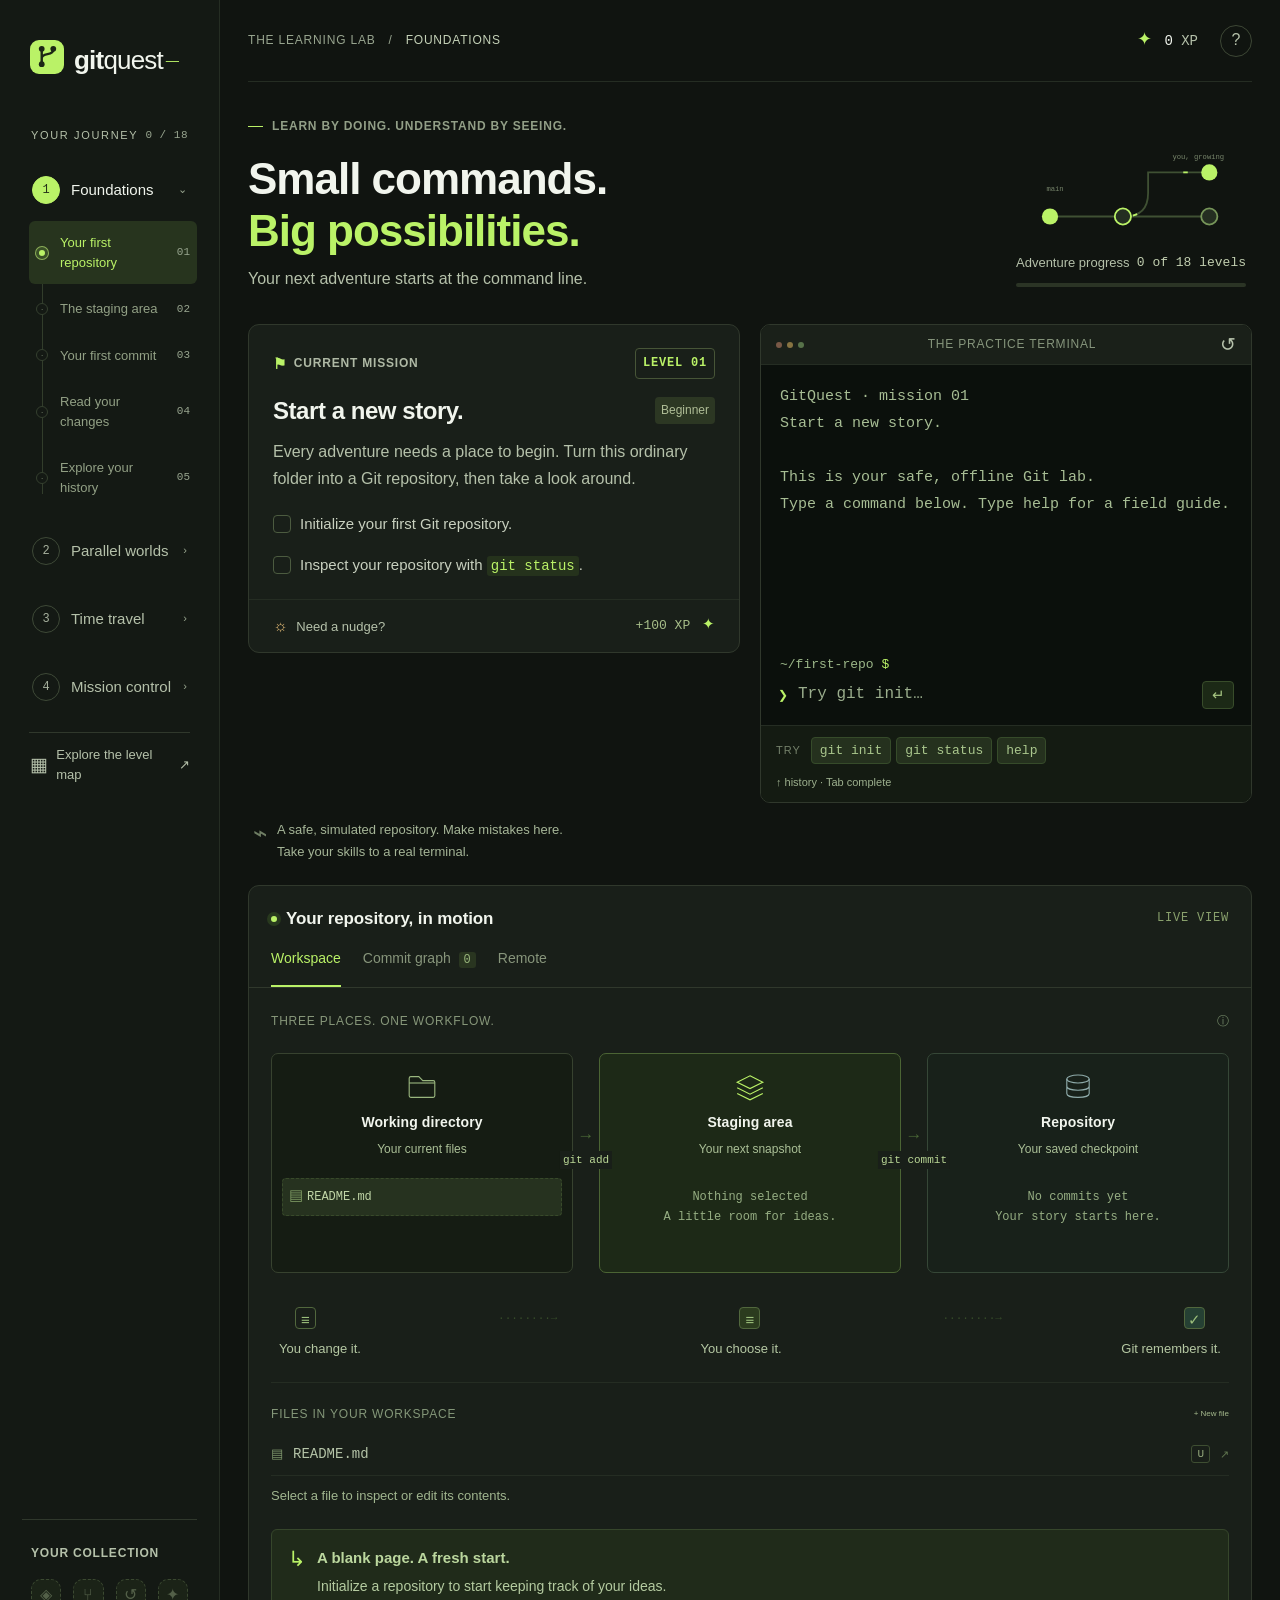
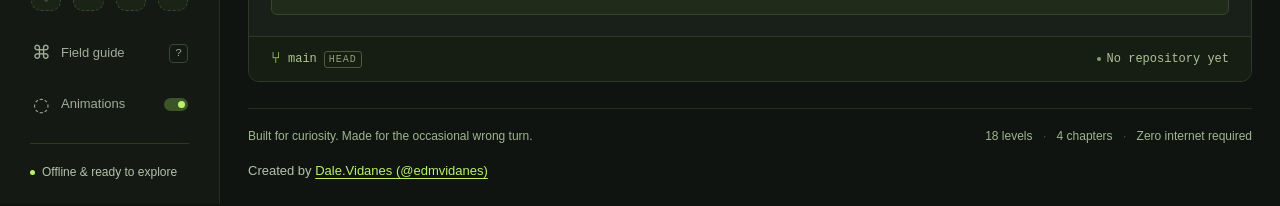
<file: index.html>
<!doctype html>
<html lang="en">
<head>
  <!-- Self-contained GitQuest: styles, scripts, and icon are embedded. For S3 static hosting, upload this file as index.html, use index.html as the index document, and serve it as text/html; charset=utf-8. -->
  <meta charset="UTF-8">
  <meta name="viewport" content="width=device-width, initial-scale=1.0">
  <meta name="theme-color" content="#101410">
  <meta name="description" content="An offline adventure through Git. Eighteen interactive labs, a practice terminal, and live repository visualizations.">
  <title>GitQuest — Small commands. Big possibilities.</title>
  <link rel="icon" href="[data-uri]" type="image/svg+xml">
  <style>
:root{color-scheme:dark;--bg:#101410;--sidebar:#141914;--card:#191f19;--card-dark:#111610;--line:#30382c;--line-soft:#252d23;--text:#edf0e8;--muted:#929b8b;--dim:#626e5b;--lime:#baf267;--lime-dark:#25341b;--blue:#8fb9c8;--amber:#e5bc76;--pink:#dc9caa;--mono:"Cascadia Code","SFMono-Regular",Consolas,monospace;--sans:"Segoe UI",Arial,sans-serif}
*{box-sizing:border-box}.sr-only{position:absolute;width:1px;height:1px;padding:0;margin:-1px;overflow:hidden;clip:rect(0,0,0,0);white-space:nowrap;border:0}body{margin:0;background:var(--bg);color:var(--text);font-family:var(--sans);font-size:14px;-webkit-font-smoothing:antialiased}button,input,textarea{font:inherit}button,a,input,textarea{-webkit-tap-highlight-color:transparent}button{cursor:pointer}button{color:inherit}a{color:inherit}button:focus-visible,a:focus-visible{outline:2px solid var(--lime);outline-offset:4px}input:focus-visible,textarea:focus-visible{outline:1px solid var(--lime)}button:disabled{cursor:default;opacity:.45}button{border:0}button[hidden],[hidden]{display:none!important}::selection{background:#496128;color:#fff}
.app-shell{display:grid;grid-template-columns:236px minmax(0,1fr);min-height:100vh}.sidebar{padding:34px 22px 22px;background:var(--sidebar);border-right:1px solid var(--line-soft);display:flex;flex-direction:column;min-height:100vh}.brand{display:flex;align-items:center;gap:10px;text-decoration:none;font-size:26px;font-weight:720;letter-spacing:-1.4px;margin:0 8px 47px}.brand-mark{display:grid;place-items:center;width:34px;height:34px;background:var(--lime);border-radius:9px;color:#1c2715}.brand svg{width:27px;height:27px}.brand-light{font-weight:400}.brand sup{color:var(--lime);font-size:23px;margin-left:3px}.journey-label{display:flex;justify-content:space-between;font-size:10px;letter-spacing:1.65px;color:var(--muted);margin:0 9px 20px}.journey-label span{letter-spacing:.5px;font-family:var(--mono);font-size:10px;color:var(--dim)}.chapter-block{margin-bottom:16px}.chapter-button{width:100%;display:flex;align-items:center;gap:11px;background:transparent;padding:12px 10px;text-align:left;color:var(--muted);font-size:13px;border-radius:7px}.chapter-button:hover{background:#1d251a}.chapter-button.active{color:var(--text)}.chapter-number{border:1px solid #3e4937;border-radius:50%;height:23px;width:23px;display:grid;place-items:center;font-size:10px;color:#a6b09d;font-family:var(--mono)}.active .chapter-number{background:var(--lime);color:#263319;border-color:var(--lime)}.chapter-button .chapter-arrow{margin-left:auto;color:var(--dim);font-size:11px}.chapter-lessons{padding-top:5px;position:relative}.chapter-lessons:before{content:"";position:absolute;left:20px;top:7px;bottom:15px;width:1px;background:#323d2b}.lesson-link{display:flex;align-items:center;gap:12px;margin:0 0 3px 7px;padding:10px 7px;width:calc(100% - 7px);background:transparent;color:var(--muted);text-align:left;border-radius:6px;font-size:11.5px;position:relative}.lesson-link .lesson-state{width:12px;height:12px;flex-shrink:0;background:var(--sidebar);border:1px solid #46533c;border-radius:50%;display:grid;place-items:center;font-size:8px;z-index:1}.lesson-link.selected{background:#27341e;color:var(--lime)}.lesson-link.selected .lesson-state{background:var(--lime);border:3px solid #3a5027;box-shadow:0 0 0 1px #8cae59}.lesson-link.done .lesson-state{background:var(--lime);border:0;color:#27361a}.lesson-link.locked{color:#64705c}.lesson-link.locked .lesson-state{font-size:8px;border-color:#35402f}.lesson-link .lesson-no{font-family:var(--mono);margin-left:auto;font-size:9px;color:var(--dim)}.all-levels{margin:3px 7px 30px;display:flex;align-items:center;gap:8px;background:transparent;font-size:11px;color:var(--muted);text-align:left;padding:12px 0;border-top:1px solid var(--line)}.all-levels>span:last-child{margin-left:auto}.icon{font-size:19px;width:21px;text-align:center}.sidebar-bottom{margin-top:auto}.badge-shelf{padding:20px 9px 16px;border-top:1px solid var(--line)}.eyebrow{font-size:9px;letter-spacing:1.65px;font-weight:600;color:var(--muted)}#badges{display:flex;gap:12px;margin-top:15px}.badge{height:32px;width:32px;display:grid;place-items:center;color:#536048;font-size:16px;background:#1b2317;border:1px dashed #3b4931;border-radius:10px}.badge.earned{color:var(--lime);background:var(--lime-dark);border-style:solid;border-color:#607b3f}.sidebar-link{display:flex;width:100%;align-items:center;gap:9px;padding:11px 9px;background:transparent;font-size:12px;color:#a2ac99}.sidebar-link kbd{margin-left:auto;font-size:11px;color:var(--dim);font-family:var(--mono);border:1px solid #3b4733;border-radius:4px;padding:0 5px}.toggle{width:24px;height:13px;background:#3b4733;border-radius:20px;margin-left:auto;position:relative}.toggle:after{content:"";position:absolute;top:3px;left:3px;height:7px;width:7px;border-radius:50%;background:#a5b397}.toggle.on{background:#3b5428}.toggle.on:after{left:14px;background:var(--lime)}.offline-label{display:flex;align-items:center;gap:7px;font-size:10px;color:var(--dim);border-top:1px solid var(--line);margin:13px 8px 0;padding-top:19px}.status-dot{height:5px;width:5px;border-radius:50%;background:var(--lime);display:inline-block;flex-shrink:0}
main{padding:0 39px;min-width:0;max-width:1580px;width:100%;margin:0 auto}.topbar{height:82px;border-bottom:1px solid var(--line-soft);display:flex;align-items:center;justify-content:space-between;gap:20px}.breadcrumb{display:flex;gap:13px;font-size:9px;letter-spacing:1.5px;color:var(--dim)}.breadcrumb strong{color:#a0ac95;font-weight:500}.topbar-actions{display:flex;align-items:center;gap:22px}.xp-display{font-family:var(--mono);font-size:11px;color:var(--muted)}.xp-display>span{font-size:18px;color:var(--lime);margin-right:4px}.xp-display b{font-weight:500;color:var(--text)}.icon-button{height:28px;width:28px;border:1px solid #3d4735;border-radius:50%;background:transparent;color:var(--muted);font-size:14px;display:grid;place-items:center}.hero{display:flex;align-items:center;justify-content:space-between;gap:30px;padding:35px 0 32px}.hero-eyebrow{display:flex;align-items:center;gap:9px;font-size:8px;letter-spacing:1.65px;color:#929f87}.tiny-line{width:15px;height:1px;background:var(--lime)}h1{font-size:43px;line-height:1.13;font-weight:550;letter-spacing:-1.8px;margin:17px 0 11px}h1 span{color:var(--lime)}.hero p{margin:0;font-size:12px;color:var(--muted)}.journey-summary{width:230px;align-self:flex-end;padding-bottom:5px;margin-right:6px}.orbital-art{height:90px;margin-bottom:14px}.orbital-art svg{height:100%;width:100%}.orbital-art text{fill:#77856b;font:8px var(--mono)}.flow-line{animation:flow 5s linear infinite}.journey-progress-label{display:flex;justify-content:space-between;font-size:9px;color:var(--muted);margin-bottom:10px}.journey-progress-label strong{font-family:var(--mono);font-weight:400;font-size:9px;color:#c1ceaf}.progress-track{height:4px;background:#2b3425;border-radius:3px;overflow:hidden}.progress-track div{height:100%;background:var(--lime);border-radius:3px;transition:width .6s ease}.lab-grid{display:grid;grid-template-columns:minmax(330px,.85fr) minmax(390px,1.15fr);gap:22px;align-items:start}.challenge-column{display:flex;flex-direction:column;gap:19px}.quest-card{border:1px solid var(--line);border-radius:11px;background:var(--card);padding:23px 24px 0;overflow:hidden}.card-kicker{display:flex;justify-content:space-between;align-items:center;gap:8px;font-size:8px;font-weight:650;letter-spacing:1.45px;color:#afb9a5}.card-kicker>span:first-child{display:flex;gap:7px;align-items:center}.mission-symbol{font-size:15px;color:var(--lime)}.level-pill{font-family:var(--mono);font-size:8px;letter-spacing:.7px;border:1px solid #475537;padding:5px 7px;border-radius:4px;color:var(--lime)}.quest-heading{display:flex;align-items:center;gap:10px;margin-top:16px}h2{font-size:19px;letter-spacing:-.45px;font-weight:600;line-height:1.25;margin:0}.difficulty{font-size:8px;color:#afbd96;background:#2c3723;border-radius:4px;padding:4px 6px;white-space:nowrap;margin-left:auto}.quest-card>p{font-size:11.5px;line-height:1.7;color:var(--muted);margin:12px 0 19px}.objectives{padding:0;list-style:none;display:grid;gap:12px;margin:0 0 20px}.objectives li{display:flex;align-items:flex-start;gap:9px;font-size:11px;line-height:1.5;color:#c8d0bf}.objective-check{height:14px;width:14px;border:1px solid #4c5b40;border-radius:4px;flex-shrink:0;display:grid;place-items:center;margin-top:1px;font-size:9px}.objectives .done{color:#95ab7c}.done .objective-check{background:var(--lime);border-color:var(--lime);color:#26311f}.objectives code{font-family:var(--mono);font-size:10px;color:var(--lime);background:#25321c;border-radius:3px;padding:2px 4px}.quest-footer{margin:0 -24px;padding:14px 24px;border-top:1px solid var(--line-soft);display:flex;align-items:center;justify-content:space-between;gap:10px}.text-button{padding:0;background:transparent;color:var(--muted);font-size:10px;line-height:1.5}.text-button:hover{color:var(--lime)}.text-button>span{font-size:16px;margin-right:5px;color:var(--amber)}.reward{font-family:var(--mono);font-size:10px;color:#a7be89}.reward span{color:var(--lime);font-size:15px;margin-left:4px}.hint-content{padding:12px 13px;margin-bottom:17px;background:#28311f;border-left:2px solid var(--lime);border-radius:0 5px 5px 0;color:#bdcbaa;font-size:11px;line-height:1.7}.hint-content code{font-family:var(--mono);color:var(--lime);font-size:10px}.completion{background:#28391d;margin:0 -24px;padding:17px 24px;border-top:1px solid #51643c}.completion>div{display:flex;align-items:center;gap:11px}.success-symbol{display:grid;place-items:center;width:28px;height:28px;color:var(--lime);background:#385124;border-radius:50%}.completion strong{color:var(--lime);display:block;font-size:13px}.completion span:not(.success-symbol){display:block;color:#a3b78f;font-size:10px;margin-top:4px}.primary-button{background:var(--lime);color:#243219;font-weight:600;padding:11px 16px;border-radius:6px;font-size:11px;display:flex;align-items:center;justify-content:space-between;gap:18px}.primary-button:hover{background:#ceff89}.completion .primary-button{margin-top:16px;width:100%}.primary-button span{font-size:16px}.secondary-button{background:#2c3625;color:#c5d2b8;border:1px solid #46583a;padding:10px 14px;font-size:11px;border-radius:6px}
.terminal-card{border:1px solid var(--line);border-radius:10px;overflow:hidden;background:#0b100c}.terminal-header{height:40px;border-bottom:1px solid var(--line-soft);background:#1a2019;display:flex;align-items:center;padding:0 15px;gap:10px}.window-dots{display:flex;gap:5px}.window-dots i{height:6px;width:6px;border-radius:50%;background:#795846}.window-dots i:nth-child(2){background:#877341}.window-dots i:nth-child(3){background:#577249}.terminal-header>span{font-size:8px;letter-spacing:1.3px;color:#86957c;margin-left:auto;margin-right:auto}.terminal-reset{background:transparent;color:var(--muted);font-size:19px;padding:0;line-height:1}.terminal-output{height:220px;overflow:auto;padding:18px 19px 8px;font-family:var(--mono);font-size:10px;line-height:1.8;scrollbar-width:thin;scrollbar-color:#3d4c34 transparent}.terminal-line{white-space:pre-wrap;overflow-wrap:anywhere;margin:0 0 8px;color:#aebca1}.terminal-line.command{color:#e4eddc;margin-top:13px;margin-bottom:5px}.terminal-line .prompt-dollar{color:var(--lime);margin-right:7px}.terminal-line .output-path{color:#617b53}.terminal-line.error{color:var(--pink)}.terminal-line.success{color:var(--lime)}.terminal-line.intro{color:#7d9170}.terminal-line.intro strong{font-weight:500;color:#c1d8a9}.terminal-prompt{font:9px var(--mono);display:block;color:#5c7550;padding:7px 19px 0}.terminal-prompt b{color:var(--lime);font-weight:400}.command-row{display:flex;align-items:center;gap:10px;padding:8px 17px 15px}.command-row>span{color:var(--lime);font-size:12px}.command-row input{background:transparent;color:#e7f3dc;border:0;outline:none;width:100%;font:11px var(--mono);padding:2px 0;min-width:0}.command-row input::placeholder{color:#5d7252}.command-row input:focus-visible{outline:none}.command-row button{background:#1c2916;border:1px solid #384c2a;border-radius:4px;color:#a5c481;width:26px;height:22px;font-size:15px;flex-shrink:0}.terminal-shortcuts{border-top:1px solid var(--line-soft);padding:11px 15px;display:flex;align-items:center;gap:7px;flex-wrap:wrap;background:#141b12}.terminal-shortcuts>span:first-child{font-size:7px;color:#75826b;letter-spacing:1px}#command-chips{display:flex;gap:5px;flex-wrap:wrap}#command-chips button{background:#25311e;color:#aac78d;border:1px solid #364b2a;border-radius:4px;padding:3px 6px;font:8px var(--mono)}.keyboard-tip{font-size:7px;color:#65775a;margin-left:auto}.practice-note{display:flex;gap:10px;color:#6f7e64;padding-left:5px;margin-top:-4px}.practice-note>span{font-size:24px;line-height:1.2}.practice-note p{font-size:10px;line-height:1.6;margin:0}
.visual-card{border:1px solid var(--line);border-radius:11px;background:var(--card);overflow:hidden;min-width:0}.visual-header{display:flex;align-items:center;justify-content:space-between;padding:22px 22px 19px;gap:10px}.visual-header>div{display:flex;align-items:center;gap:9px}.visual-header h2{font-size:13px;letter-spacing:-.1px;font-weight:550}.live-dot{width:6px;height:6px;background:var(--lime);border-radius:50%;box-shadow:0 0 0 4px #28391e}.live-label{font-family:var(--mono);font-size:7px;letter-spacing:1.2px;color:#8aa16d}.visual-tabs{display:flex;border-bottom:1px solid var(--line);padding:0 22px;gap:22px}.visual-tabs button{background:transparent;color:#87957b;font-size:10px;padding:0 0 15px;border-bottom:2px solid transparent;white-space:nowrap}.visual-tabs button[aria-selected=true]{color:var(--lime);border-color:var(--lime)}.visual-tabs button span{background:#293520;color:#98b57b;padding:1px 5px;font:8px var(--mono);border-radius:3px;margin-left:4px}.visual-body{padding:24px 22px 21px}.pipeline-head{display:flex;justify-content:space-between;align-items:center;margin:0 0 22px}.pipeline-head>span{font-size:7px;letter-spacing:1.5px;color:#87977a}.pipeline-head .text-button{font-size:12px;color:#748968}.pipeline{display:grid;grid-template-columns:1fr 19px 1fr 19px 1fr;align-items:start;position:relative}.stage{min-width:0;text-align:center;border:1px solid #37422f;border-radius:7px;background:#151c13;min-height:170px;position:relative;padding:16px 8px 10px}.stage.stage-index{border-color:#4b6434;background:#1d2917}.stage.stage-repo{border-color:#364737;background:#18211a}.stage-icon{width:32px;height:30px;margin:0 auto 11px;color:#99b67e}.stage-index .stage-icon{color:var(--lime)}.stage-repo .stage-icon{color:#8fabaa}.stage-icon svg{height:100%;width:100%}.stage h3{font-size:10px;letter-spacing:.1px;font-weight:550;margin:0 0 4px;white-space:nowrap}.stage-subtitle{font-size:7px;color:#708662}.stage-command{display:inline-block;font:7px var(--mono);color:#88a86d;background:#25321e;border:1px solid #3b502d;border-radius:4px;padding:4px 6px;margin:0 auto}.pipeline-arrow{font-size:17px;color:#4b6837;margin-top:70px;text-align:center;position:relative}.pipeline-arrow code{position:absolute;top:28px;left:50%;transform:translateX(-50%);z-index:1;font:7px var(--mono);background:var(--card);color:#90b372;white-space:nowrap;padding:3px}.stage-files{margin-top:15px;display:grid;gap:5px}.stage-file{display:flex;align-items:center;gap:4px;background:#26321f;border:1px solid #384a2a;border-radius:4px;padding:6px 5px;color:#c0d5a6;font:7px var(--mono);text-align:left;overflow:hidden;min-width:0;width:100%}.stage-file>span:last-child{overflow:hidden;text-overflow:ellipsis;white-space:nowrap}.stage-file .file-glyph{font-size:10px;flex-shrink:0;color:#7d9a63}.stage-file.modified{border-left:2px solid var(--amber);color:#d7c8a0}.stage-file.untracked{border-style:dashed}.stage-file.committed{background:#243229;border-color:#3b5043;color:#a9c8bd}.empty-stage{font:8px var(--mono);color:#54664a;line-height:1.7;padding:9px 0 0}.more-files{font:7px var(--mono);color:#8ba873}.flow-explainer{padding:21px 8px 23px;margin-top:13px;border-bottom:1px solid var(--line-soft)}.mini-flow{display:flex;align-items:center;justify-content:space-between;padding:0 16px}.mini-flow>span:not(.dotted-arrow){height:22px;width:21px;display:grid;place-items:center;border:1px solid #51673d;border-radius:4px;color:#9bbf7b;font-size:15px}.mini-flow .mini-stage{border-color:#729845;background:#2b3b1e;color:var(--lime)}.mini-flow .mini-commit{border-radius:50%;background:#254033;color:#99c1b1;border-color:#456354;font-size:11px}.dotted-arrow{color:#374c2a;font:11px var(--mono);overflow:hidden;white-space:nowrap;margin:0 8px}.flow-labels{display:flex;justify-content:space-between;font-size:8px;color:#91a280;margin-top:10px}.file-section{margin-top:22px}.section-label{display:flex;align-items:center;justify-content:space-between;margin-bottom:10px;gap:10px}.section-label>span{font-size:7px;letter-spacing:1.25px;color:#849779}.section-label .text-button{font-size:8px;color:#a5ba8d}.file-row{display:flex;align-items:center;gap:9px;background:transparent;border-bottom:1px solid var(--line-soft);width:100%;padding:10px 0;text-align:left;color:#b5c4a8;font:9px var(--mono)}.file-row:hover{color:var(--lime)}.file-row .file-glyph{font-size:13px;color:#7d956b}.file-row .file-state{font:7px var(--mono);margin-left:auto;border:1px solid #3e4e32;border-radius:3px;padding:2px 5px;color:#98ad7f}.file-row .file-state.modified{color:var(--amber);border-color:#574a30}.file-row .file-state.staged{color:var(--lime);border-color:#506d34}.file-row .file-state.conflict{color:var(--pink);border-color:#794451}.file-row>span:last-child:not(.file-state){font-size:11px;color:#60764f}.file-helper{font-size:8px;color:#64785a;margin:10px 0 0}.action-story{display:flex;align-items:flex-start;gap:11px;border:1px solid #36462b;border-radius:6px;background:#202b1a;padding:13px 12px;margin-top:23px;min-height:67px}.story-icon{color:var(--lime);font-size:21px;line-height:1.2}.action-story strong{font-size:10px;font-weight:550;color:#bbd79e;display:block;margin-bottom:5px}.action-story p{font-size:9px;line-height:1.65;color:#89a077;margin:0}.repo-footer{display:flex;align-items:center;justify-content:space-between;gap:10px;border-top:1px solid var(--line);background:#161e13;padding:13px 22px;font:8px var(--mono);color:#8da276}.repo-footer>span:first-child{display:flex;align-items:center;gap:7px}.repo-footer b{color:#b0c693;font-weight:500}.branch-icon{font-size:16px;color:var(--lime)}.head-tag{font-size:6px;letter-spacing:1px;border:1px solid #495d38;border-radius:3px;padding:2px 4px}.repo-footer>span:last-child{display:flex;align-items:center;gap:6px;color:#7f926b}.repo-footer .status-dot{width:4px;height:4px;background:#859c6d}.page-footer{margin:26px 0 22px;padding-top:18px;border-top:1px solid var(--line-soft);display:flex;justify-content:space-between;font-size:8px;color:#65755a;gap:15px}.page-footer i{font-style:normal;padding:0 7px;color:#45563a}
.graph-toolbar{display:flex;align-items:center;justify-content:space-between;margin-bottom:22px;gap:10px}.graph-toolbar .eyebrow{font-size:7px;letter-spacing:1px}.graph-legend{display:flex;align-items:center;gap:5px;font:7px var(--mono);color:var(--muted)}.graph-legend i{height:5px;width:5px;border-radius:50%;background:var(--lime);margin-left:7px}.graph-legend i:last-of-type{background:var(--blue)}#commit-graph{position:relative;min-height:310px;overflow:auto;max-height:360px;scrollbar-width:thin}.graph-empty{padding:65px 25px;text-align:center;color:#7f966e;font-size:12px;line-height:1.8}.graph-empty span{display:block;font-size:35px;margin-bottom:14px;color:#486639}.graph-row{display:flex;align-items:center;gap:6px;min-height:73px;position:relative}.graph-svg{height:100%;position:absolute;top:0;left:0;width:90px;pointer-events:none;overflow:visible}.graph-row-content{margin-left:95px;min-width:0;padding:9px 0;width:calc(100% - 100px);position:relative}.commit-message{font-size:11px;color:#d0dec4;white-space:nowrap;overflow:hidden;text-overflow:ellipsis;margin:0 0 6px}.commit-meta{display:flex;gap:8px;align-items:center;flex-wrap:wrap;font:8px var(--mono);color:#7e956d}.commit-ref{background:#2c3f1f;color:var(--lime);border:1px solid #46692c;border-radius:4px;font:7px var(--mono);padding:3px 5px}.commit-ref.other{color:#9bc6d1;background:#24363b;border-color:#3c5b66}.commit-ref.tag{background:#3d3422;border-color:#605031;color:var(--amber)}.graph-tip{color:#7d916c;background:#1c2716;padding:12px;border-radius:6px;font-size:9px;line-height:1.6;margin-top:18px}.remote-intro h3{font-size:24px;font-weight:500;letter-spacing:-.8px;margin:15px 0 10px}.remote-intro p{font-size:11px;line-height:1.8;color:var(--muted);margin-bottom:28px}.remote-nodes{display:flex;align-items:center;justify-content:space-between;gap:13px;padding:25px 10px;background:#151d12;border:1px solid #35482a;border-radius:8px}.remote-node{flex:1;min-width:0;text-align:center}.remote-node .remote-glyph{font-size:30px;color:var(--lime);display:block;margin-bottom:13px}.remote-node h4{font-size:11px;margin:0 0 7px;color:#cadab8;font-weight:500}.remote-node code{font:8px var(--mono);color:#7f9b67}.remote-arrows{font-size:24px;color:#688949}.remote-details{font:9px var(--mono);color:#94a881;line-height:1.8;padding:18px 0;min-height:95px;overflow-wrap:anywhere}.remote-details strong{color:#c0da9f;font-weight:400}
dialog{border:1px solid #465439;border-radius:14px;background:#181f16;color:var(--text);padding:30px;width:min(660px,calc(100% - 32px));max-height:90vh;box-shadow:0 30px 120px #0008;scrollbar-width:thin}dialog::backdrop{background:#070d08bf;backdrop-filter:blur(7px)}.dialog-header{display:flex;align-items:center;justify-content:space-between;gap:16px;margin-bottom:20px}.dialog-header h2{font-size:26px;letter-spacing:-1px;margin-top:9px}.dialog-header .icon-button{flex-shrink:0;font-size:20px}.dialog-intro,dialog>p{color:var(--muted);font-size:12px;line-height:1.8}.map-dialog{width:min(880px,calc(100% - 32px))}#level-map{display:grid;grid-template-columns:1fr 1fr;gap:20px;margin-top:27px}.map-chapter{padding:20px;border:1px solid #35432b;border-radius:9px;background:#141b11}.map-chapter h3{display:flex;align-items:center;gap:10px;font-size:14px;margin:0 0 8px;font-weight:500}.map-chapter>p{font-size:10px;color:#849775;line-height:1.6;margin-bottom:15px}.map-level{display:flex;align-items:center;text-align:left;padding:10px 0;width:100%;gap:10px;border-top:1px solid #293623;background:transparent;color:#b4c8a1;font-size:11px}.map-level .map-number{font:9px var(--mono);color:#798f68;width:20px}.map-level .map-state{margin-left:auto;font-size:10px;color:var(--lime)}.map-level.locked{color:#677b59}.guide-intro{border:1px solid #435830;background:#23321a;border-radius:8px;padding:16px;margin-bottom:24px;color:#b4cba0;font-size:12px;line-height:1.8}.guide-section h3{font-size:14px;color:var(--lime);font-weight:500;margin:25px 0 10px}.guide-section p{color:var(--muted);font-size:11px;line-height:1.8}.guide-table{width:100%;border-collapse:collapse}.guide-table td{padding:11px 0;border-bottom:1px solid #303e27;vertical-align:top;font-size:10px;color:#94a884;line-height:1.6}.guide-table td:first-child{width:47%;padding-right:15px}.guide-table code{font:9px var(--mono);color:#c4e0ac;overflow-wrap:anywhere}.guide-section .warning{color:var(--amber)}#editor-form{display:flex;flex-direction:column;gap:10px}#editor-form label{font-size:10px;color:#8fa37e}#editor-form input,#editor-form textarea{background:#10170e;color:#c2d6af;border:1px solid #3b502c;border-radius:5px;padding:11px 12px;font:11px/1.7 var(--mono);width:100%;resize:vertical}#editor-form input{margin-bottom:8px}.editor-note{font-size:10px;line-height:1.7;color:#849975;margin:3px 0 12px}.editor-actions{display:flex;justify-content:flex-end;gap:10px;margin-top:12px}.editor-actions .secondary-button{margin-right:auto}.form-error{font-size:11px;color:var(--pink);margin:4px 0 0}#finish-dialog{text-align:center;padding:45px;width:min(530px,calc(100% - 32px))}.finish-art{height:80px;width:80px;background:#2a401c;border:1px solid #5a773f;border-radius:25px;margin:0 auto 25px;display:grid;place-items:center;font-size:45px;color:var(--lime);animation:float 4s ease-in-out infinite}#finish-dialog h2{font-size:38px;font-weight:500;letter-spacing:-1.6px;margin:19px 0;color:var(--lime)}#finish-dialog p{font-size:12px;color:var(--muted);line-height:1.8}#finish-stats{display:flex;justify-content:center;gap:30px;margin:26px 0}#finish-stats strong{font:24px var(--mono);color:#d7eac3;display:block}#finish-stats span{font-size:9px;color:var(--muted);display:block;margin-top:7px}#finish-dialog .primary-button{margin:0 auto;width:100%;justify-content:center}#finish-dialog .text-button{margin-top:18px}.toast{position:fixed;bottom:24px;left:50%;transform:translateX(-50%);z-index:10;background:#2b3e20;border:1px solid #6a8c43;border-radius:8px;padding:14px 22px;color:#d0eab9;font-size:12px;box-shadow:0 8px 40px #0005;max-width:90vw}
.stage.animating{animation:stage-pulse .85s ease-out}.stage.animating .stage-file{animation:file-arrive .65s ease-out both}.stage.animating .stage-file:nth-child(2){animation-delay:.08s}.action-story.changed{animation:story-flash .9s ease-out}.graph-row.new-commit{animation:file-arrive .6s ease-out}.quest-card.just-completed{animation:mission-glow 1.3s ease-out}.stage-particle{position:absolute;width:18px;height:22px;border-radius:4px;border:1px solid var(--lime);background:#416126;color:var(--lime);display:grid;place-items:center;top:86px;left:20%;font-size:14px;pointer-events:none;z-index:3;animation:transfer 1s ease-in-out forwards}.stage-particle.to-repo{left:52%;animation-name:transfer-repo}.stage-particle.to-work{left:51%;animation-name:transfer-work}body.no-motion *,body.no-motion *:before,body.no-motion *:after{animation:none!important;transition:none!important;scroll-behavior:auto!important}code{font-family:var(--mono)}@keyframes flow{to{stroke-dashoffset:-190}}@keyframes stage-pulse{30%{border-color:var(--lime);box-shadow:0 0 24px #baf26720}100%{box-shadow:none}}@keyframes file-arrive{from{opacity:.1;transform:translateY(-7px)}to{opacity:1;transform:translateY(0)}}@keyframes story-flash{30%{border-color:#87ad50;background:#2c3c20}}@keyframes mission-glow{30%{box-shadow:0 0 35px #baf26724;border-color:#88aa5f}}@keyframes transfer{0%{opacity:0;transform:translateY(0)}15%{opacity:1}75%{opacity:1}100%{left:53%;opacity:0;transform:translateY(8px)}}@keyframes transfer-repo{0%{opacity:0}15%{opacity:1}75%{opacity:1}100%{left:87%;opacity:0}}@keyframes transfer-work{0%{opacity:0}15%{opacity:1}75%{opacity:1}100%{left:19%;opacity:0}}@keyframes float{50%{transform:translateY(-6px) rotate(5deg)}}
@media(min-width:1500px){main{padding:0 50px}.hero{padding:40px 0}h1{font-size:49px}.lab-grid{gap:27px}.quest-card{padding-top:27px}.quest-card>p{font-size:12px}.objectives li{font-size:12px}.terminal-output{height:245px;font-size:11px}.stage{min-height:183px;padding:20px 10px 12px}.stage h3{font-size:11px}.stage-file{font-size:8px}.visual-body{padding:29px 27px 25px}.file-row{font-size:10px;padding:12px 0}.action-story p{font-size:10px}.action-story strong{font-size:11px}.hero p{font-size:13px}}
@media(max-width:1150px){.app-shell{grid-template-columns:202px minmax(0,1fr)}.sidebar{padding:28px 14px 20px}main{padding:0 24px}.lab-grid{grid-template-columns:minmax(285px,.9fr) minmax(320px,1.1fr);gap:15px}.quest-card{padding:20px 18px 0}.quest-footer,.completion{margin-left:-18px;margin-right:-18px;padding-left:18px;padding-right:18px}.visual-header{padding:21px 16px 18px}.visual-tabs{padding:0 16px;gap:16px}.visual-body{padding:22px 16px 18px}.hero{gap:16px}.journey-summary{width:190px}.hero-eyebrow{font-size:7px}h1{font-size:36px}.stage h3{font-size:8px}.stage-subtitle{font-size:6px}.stage{padding:15px 5px 9px;min-height:163px}.pipeline{grid-template-columns:1fr 15px 1fr 15px 1fr}.pipeline-arrow code{font-size:6px}.stage-file{font-size:6px;padding:5px 3px}.flow-labels{font-size:7px}.keyboard-tip{display:none}.visual-header h2{font-size:11px}.live-label{font-size:6px}.repo-footer{padding:12px 16px;font-size:7px}.page-footer{font-size:7px}.difficulty{font-size:7px}.quest-heading{gap:6px}.quest-heading h2{font-size:17px}}
@media(max-width:960px){.app-shell{grid-template-columns:180px minmax(0,1fr)}.sidebar{padding:28px 10px 20px}.brand{font-size:23px;gap:8px;margin-bottom:37px}.brand-mark{width:30px;height:30px}.chapter-button{font-size:11px;gap:7px}.lesson-link{font-size:10px;gap:9px}.lab-grid{grid-template-columns:1fr}.hero{padding:30px 0}.hero-eyebrow{font-size:7px;letter-spacing:1px}h1{font-size:38px}.journey-summary{width:170px}.orbital-art{height:75px}.challenge-column{display:grid;grid-template-columns:1fr 1.1fr;gap:15px;align-items:start}.terminal-output{height:175px}.quest-card{padding:19px 16px 0}.quest-footer,.completion{margin-left:-16px;margin-right:-16px;padding-left:16px;padding-right:16px}.quest-heading{flex-wrap:wrap;gap:7px}.difficulty{margin-left:0}.quest-card>p{font-size:10px}.objectives li{font-size:10px}.card-kicker{font-size:7px;letter-spacing:1px}.level-pill{font-size:6px}.practice-note{grid-column:1/-1;margin-top:-5px}.practice-note br{display:none}.visual-card{margin-top:4px}.stage h3{font-size:11px}.stage-file{font-size:9px}.stage-subtitle{font-size:8px}.stage{min-height:184px;padding:18px 12px 12px}.pipeline{grid-template-columns:1fr 35px 1fr 35px 1fr}.pipeline-arrow code{font-size:8px}.visual-body{padding:23px}.visual-header h2{font-size:14px}.flow-labels{font-size:9px}.file-row{font-size:10px}.action-story strong{font-size:11px}.action-story p{font-size:10px}.repo-footer{font-size:9px}.visual-tabs{padding:0 23px}.page-footer{flex-wrap:wrap}.topbar{height:70px}.breadcrumb{font-size:8px;letter-spacing:1px;gap:10px}}
@media(max-width:700px){.app-shell{display:block}.sidebar{min-height:0;padding:15px 20px;border-right:0;border-bottom:1px solid var(--line);display:flex;flex-direction:row;align-items:center;gap:20px;position:relative}.brand{margin:0;font-size:25px}.journey-label,#chapter-nav,.sidebar-bottom{display:none}.all-levels{margin:0 0 0 auto;border:1px solid #455437;padding:7px 9px;border-radius:5px;font-size:10px}.all-levels .icon{font-size:16px;width:15px}.all-levels>span:last-child{display:none}main{padding:0 20px}.topbar{height:58px}.topbar-actions{gap:14px}.breadcrumb{font-size:7px;letter-spacing:.8px;gap:8px}.hero{padding:28px 0 25px;align-items:flex-start}.hero-eyebrow{font-size:6px;letter-spacing:1.2px}h1{font-size:35px;letter-spacing:-1.5px;margin-top:14px}.hero p{font-size:10px}.journey-summary{width:110px;padding:0;align-self:flex-end;margin:0 0 3px}.orbital-art{display:none}.journey-progress-label{display:block;font-size:8px;line-height:1.8}.journey-progress-label strong{display:block;font-size:8px}.challenge-column{display:flex;gap:16px}.quest-heading{flex-wrap:nowrap}.quest-heading h2{font-size:20px}.difficulty{margin-left:auto;font-size:8px}.card-kicker{font-size:8px}.level-pill{font-size:8px}.quest-card{padding:22px 22px 0}.quest-card>p{font-size:12px}.objectives li{font-size:11px}.quest-footer,.completion{margin-left:-22px;margin-right:-22px;padding-left:22px;padding-right:22px}.terminal-output{height:190px;font-size:11px}.terminal-header>span{font-size:8px}.terminal-shortcuts{padding:12px 16px}#command-chips button{font-size:9px}.keyboard-tip{display:inline;font-size:7px}.command-row input{font-size:12px}.practice-note{margin:0}.lab-grid{gap:20px}.visual-card{margin:0}.visual-body{padding:22px 16px}.visual-header{padding:22px 16px}.visual-tabs{padding:0 16px;gap:22px}.visual-header h2{font-size:13px}.live-label{font-size:7px}.stage{padding:16px 6px 10px;min-height:170px}.stage h3{font-size:9px}.stage-subtitle{font-size:7px}.stage-file{font-size:7px}.pipeline{grid-template-columns:1fr 19px 1fr 19px 1fr}.pipeline-arrow code{font-size:7px}.flow-labels{font-size:8px}.flow-explainer{padding-left:4px;padding-right:4px}.repo-footer{font-size:7px}.page-footer{font-size:8px;gap:10px;line-height:1.7}.page-footer>span:last-child{font-size:7px}.graph-toolbar .eyebrow{font-size:6px}.graph-legend{font-size:6px}#level-map{grid-template-columns:1fr}dialog{padding:23px}.dialog-header h2{font-size:22px}.guide-table td{font-size:9px}.guide-table code{font-size:8px}#finish-dialog{padding:32px 25px}#finish-dialog h2{font-size:33px}.topbar .icon-button{width:24px;height:24px;font-size:12px}}
@media(max-width:380px){main{padding:0 14px}.hero{gap:8px}h1{font-size:31px}.hero-eyebrow{letter-spacing:.7px}.journey-summary{width:87px}.journey-progress-label{font-size:7px}.keyboard-tip{display:none}.stage h3{font-size:8px}.stage-subtitle{font-size:6px}.stage-file{font-size:6px}.visual-tabs{gap:16px}.breadcrumb{font-size:6px}.xp-display{font-size:9px}}
.diff-added{color:var(--lime)}.diff-removed{color:var(--pink)}.diff-heading{color:var(--blue)}
@media(max-width:700px){.hero{display:block}.challenge-column{align-items:stretch}.journey-summary{width:100%;margin-top:19px}.journey-progress-label{display:flex;justify-content:space-between;margin-bottom:7px}.journey-progress-label strong{display:inline}}
@media(prefers-reduced-motion:reduce){body:not(.motion-enabled) *,body:not(.motion-enabled) *:before,body:not(.motion-enabled) *:after{animation:none!important;transition:none!important;scroll-behavior:auto!important}}

/* Readable type at every breakpoint. Keep essential instructions at 15–16px. */
:root{--text:#f1f5ed;--muted:#b5c1aa;--dim:#98a58f}
body{font-size:16px;line-height:1.55;-webkit-font-smoothing:auto;text-rendering:auto}
.app-shell{grid-template-columns:260px minmax(0,1fr)}
.brand{font-weight:700;letter-spacing:-.8px}.chapter-button{font-size:15px}.lesson-link{font-size:13px;line-height:1.5;padding-top:12px;padding-bottom:12px}.lesson-link.locked{color:#92a085}.chapter-number{width:28px;height:28px;font-size:12px}.lesson-link .lesson-no,.journey-label,.journey-label span{font-size:11px}.all-levels,.sidebar-link{font-size:13px}.offline-label{font-size:12px;color:var(--muted)}
.eyebrow,.breadcrumb,.hero-eyebrow,.card-kicker,.level-pill,.pipeline-head>span,.section-label>span,.live-label,.terminal-header>span{font-size:12px;letter-spacing:.8px}.breadcrumb strong{color:#c5d2b8}.xp-display{font-size:14px}
h1{font-size:44px;font-weight:650;letter-spacing:-1px;line-height:1.18}.hero p{font-size:16px}.journey-progress-label,.journey-progress-label strong{font-size:13px}
.lab-grid{grid-template-columns:minmax(390px,.95fr) minmax(470px,1.05fr)}
.quest-heading{flex-wrap:wrap;gap:10px}.quest-heading h2{font-size:24px;line-height:1.3}.difficulty{font-size:12px}.quest-card>p{font-size:16px;line-height:1.7}.objectives{gap:15px}.objectives li{font-size:15px;line-height:1.7}.objectives code{font-size:14px}.objective-check{width:18px;height:18px;margin-top:4px;font-size:12px}.hint-content{font-size:15px;line-height:1.7}.hint-content code{font-size:14px}
.text-button,.reward{font-size:13px}.primary-button,.secondary-button{font-size:15px;line-height:1.5;padding:12px 16px}.completion strong{font-size:17px}.completion span:not(.success-symbol){font-size:13px}.icon-button{width:32px;height:32px;font-size:16px}
.terminal-output{height:285px;font-size:15px;line-height:1.8;color:#ccdac0}.terminal-line{color:#c9d8bd}.terminal-line.intro{color:#a7bd94}.terminal-prompt{font-size:13px;color:#9cb789}.command-row input{font-size:16px;line-height:1.6}.command-row input::placeholder{color:#9bae8d}.command-row button{width:32px;height:28px}.terminal-shortcuts>span:first-child{font-size:11px}.terminal-shortcuts{gap:10px}#command-chips button{font-size:13px;padding:5px 8px}.keyboard-tip{font-size:11px;color:#9db08e;flex-basis:100%;margin-left:0}.practice-note p{font-size:13px;line-height:1.7;color:#a5b597}
.visual-header h2{font-size:17px}.visual-tabs button{font-size:14px}.visual-tabs button span{font-size:12px}.stage{min-height:220px;padding:18px 10px 14px}.stage h3{font-size:14px;line-height:1.4;white-space:normal}.stage-subtitle{font-size:12px;color:#abc097}.pipeline{grid-template-columns:1fr 26px 1fr 26px 1fr}.pipeline-arrow code{font-size:11px;color:#bad796}.stage-files{margin-top:17px}.stage-file{font-size:12px;line-height:1.5;padding:7px 6px}.stage-file .file-glyph{font-size:15px}.empty-stage{font-size:12px;color:#96ae83}.more-files{font-size:12px}.stage-particle{top:150px}.flow-labels{font-size:13px;color:#b5c8a3}.file-row{font-size:14px;padding:12px 0;gap:10px}.file-row .file-state{font-size:11px}.file-helper{font-size:13px;color:#a0b58f}.action-story strong{font-size:15px}.action-story p{font-size:14px;line-height:1.7;color:#b4cba0}.action-story{padding:16px}.repo-footer{font-size:12px;flex-wrap:wrap}.repo-footer>span:last-child{color:#adc298}.head-tag{font-size:10px}.page-footer{font-size:12px;color:#a0b58f;flex-wrap:wrap}.page-footer>span:last-child{font-size:12px}
.graph-toolbar .eyebrow,.graph-legend{font-size:11px}.graph-row{height:100px;min-height:100px}.graph-row-content{padding:8px 0}.commit-message{font-size:15px;line-height:1.5}.commit-meta{font-size:12px;line-height:1.5}.commit-ref{font-size:11px}.graph-tip{font-size:14px;color:#aec699}.remote-intro p{font-size:15px}.remote-node h4{font-size:15px}.remote-node code,.remote-details{font-size:13px}.remote-details{color:#b7cba5}
dialog{font-size:16px;width:min(750px,calc(100% - 32px))}.dialog-header h2{font-size:28px}.dialog-intro,dialog>p{font-size:16px}.map-chapter h3{font-size:18px}.map-chapter>p,.map-level{font-size:14px}.map-level .map-number,.map-level .map-state{font-size:12px}.map-level.locked{color:#9aab8b}.guide-intro{font-size:16px}.guide-section h3{font-size:18px}.guide-section p,.guide-table td{font-size:15px;line-height:1.75}.guide-table code{font-size:13px}.guide-table td:first-child{width:44%}#editor-form label{font-size:14px}#editor-form input,#editor-form textarea{font-size:15px}.editor-note{font-size:14px}.form-error{font-size:14px}#finish-dialog p{font-size:16px}#finish-stats span{font-size:12px}.toast{font-size:15px}
.recap-review-button{width:100%;margin-top:15px;padding:11px 13px;border:1px solid #627d45;border-radius:6px;background:#26381c;color:var(--lime);font-size:14px;text-align:left}
.chapter-recap-dialog{width:min(920px,calc(100% - 32px));padding:0;max-height:90vh}.recap-header{padding:28px 30px 23px;margin:0;border-bottom:1px solid #3f5132;gap:16px;align-items:flex-start}.recap-header>div{flex:1;min-width:0}.recap-header h2{font-size:30px;color:var(--lime);letter-spacing:-.6px;margin:7px 0 0}.recap-badge{width:48px;height:48px;border:1px solid #70994b;background:#2c421c;color:var(--lime);border-radius:14px;display:grid;place-items:center;font-size:26px;flex-shrink:0}.recap-body{padding:24px 30px 30px}.recap-summary{font-size:17px;line-height:1.8;color:#d5e3c8;margin:0 0 24px}.recap-body h3{font-size:18px;color:var(--text);font-weight:600;margin:25px 0 12px}.recap-takeaways{list-style:none;padding:0;margin:0;display:grid;gap:13px}.recap-takeaways li{display:flex;align-items:flex-start;gap:11px;font-size:15px;line-height:1.75;color:#c3d6b2}.recap-takeaways li>span{color:var(--lime)}.recap-helper{font-size:14px;color:var(--muted);margin:0 0 17px}.recap-commands{display:grid;grid-template-columns:1fr 1fr;gap:14px}.recap-command{padding:17px;border:1px solid #3f5330;border-radius:8px;background:#141d11;min-width:0}.recap-command>div{display:flex;justify-content:space-between;align-items:center;flex-wrap:wrap;gap:9px}.recap-command>div>code{font-size:16px;font-weight:600;color:var(--lime)}.recap-command a{font-size:12px;color:#c7e6a6;text-underline-offset:3px}.recap-command p{font-size:15px;line-height:1.75;color:#bdcfab;margin:12px 0 0}.recap-command details{margin-top:13px;border-top:1px solid #34492a;padding-top:11px}.recap-command summary{font-size:13px;color:#b5cc9d;cursor:pointer}.recap-example{display:block;font-size:13px;line-height:1.8;color:#dcf0cc;margin-top:8px;overflow-wrap:anywhere;white-space:pre-wrap}.recap-resources{margin-top:24px;padding:19px;border:1px solid #557c36;background:#22371a;border-radius:8px}.recap-resources h3{margin:0 0 9px}.recap-resources p{font-size:15px;line-height:1.7;color:#c5d9b3;margin:0 0 14px}#recap-resources{display:grid;gap:11px}#recap-resources a{color:var(--lime);font-size:15px;text-underline-offset:4px;display:flex;justify-content:space-between;gap:12px}.recap-footer{position:sticky;bottom:0;background:#1b2915;border-top:1px solid #4c6638;padding:18px 30px;display:flex;align-items:center;justify-content:space-between;gap:18px;flex-wrap:wrap}.recap-footer>span{font-size:13px;color:#bacfa5}.recap-footer .primary-button{justify-content:center}
@media(max-width:1280px){.app-shell{grid-template-columns:220px minmax(0,1fr)}main{padding:0 28px}.lab-grid{grid-template-columns:1fr}.challenge-column{display:grid;grid-template-columns:1fr 1fr;align-items:start;gap:20px}.practice-note{grid-column:1/-1}.visual-card{margin-top:0}.hero{gap:20px}.stage h3{font-size:14px}}
@media(max-width:1100px){.challenge-column{display:flex;flex-direction:column;align-items:stretch}.quest-card,.terminal-card{width:100%}.hero{display:block}.journey-summary{width:100%;margin-top:22px}.orbital-art{display:none}.journey-progress-label{display:flex;justify-content:space-between}.journey-progress-label strong{display:inline}}
@media(max-width:700px){.app-shell{display:block}.sidebar{padding:16px 20px}.all-levels{font-size:12px}.all-levels .icon{font-size:18px}main{padding:0 18px}.topbar{height:64px}.breadcrumb{font-size:12px}.breadcrumb>span{display:none}.topbar .icon-button{width:30px;height:30px;font-size:16px}.hero-eyebrow{font-size:11px;letter-spacing:.5px}h1{font-size:36px}.hero p{font-size:15px}.journey-summary{width:100%}.journey-progress-label,.journey-progress-label strong{font-size:12px}.quest-card{padding:22px 20px 0}.quest-footer,.completion{margin-left:-20px;margin-right:-20px;padding-left:20px;padding-right:20px}.quest-heading h2{font-size:23px}.difficulty{font-size:12px}.terminal-header>span{font-size:11px;letter-spacing:.5px}.terminal-output{height:260px;font-size:15px}.terminal-prompt{font-size:13px}.command-row input{font-size:16px}.keyboard-tip{display:block;font-size:11px}.stage{padding:16px 7px 12px;min-height:235px}.stage h3{font-size:13px}.stage-subtitle{font-size:11px}.stage-file{font-size:11px;padding:6px 4px}.pipeline{grid-template-columns:1fr 20px 1fr 20px 1fr}.pipeline-arrow code{font-size:10px}.flow-labels{font-size:12px;gap:9px}.visual-header h2{font-size:16px}.live-label{font-size:10px}.visual-tabs{gap:18px}.visual-tabs button{font-size:14px}.visual-tabs button span{font-size:11px}.graph-toolbar{flex-wrap:wrap}.graph-toolbar .eyebrow,.graph-legend{font-size:11px}.repo-footer{font-size:11px}.section-label>span,.pipeline-head>span{font-size:11px;letter-spacing:.5px}.section-label .text-button{font-size:12px}.page-footer,.page-footer>span:last-child{font-size:12px}.dialog-header h2{font-size:26px}.guide-table td{font-size:14px}.guide-table code{font-size:13px}.recap-header{padding:23px 20px 20px;gap:12px}.recap-header h2{font-size:25px}.recap-header .eyebrow{font-size:10px}.recap-badge{width:38px;height:38px;font-size:21px;border-radius:11px}.recap-body{padding:20px}.recap-summary{font-size:16px}.recap-commands{grid-template-columns:1fr}.recap-footer{padding:16px 20px;gap:12px}.recap-footer .primary-button{width:100%}}
@media(max-width:380px){h1{font-size:32px}.brand{font-size:23px}.all-levels{font-size:11px;padding:8px}.stage h3{font-size:12px}.stage-subtitle,.stage-file{font-size:11px}.visual-tabs{gap:14px}.visual-tabs button{font-size:13px}}

.page-footer .creator-credit{flex-basis:100%;margin:0;font-size:13px;line-height:1.6;color:var(--muted)}.creator-credit a{color:var(--lime);text-decoration:underline;text-underline-offset:3px}.creator-credit a:hover{color:var(--text)}
</style>
</head>
<body id="top">
  <div class="app-shell">
    <aside class="sidebar" aria-label="Learning navigation">
      <a class="brand" href="#top" aria-label="GitQuest home"><span class="brand-mark"><svg viewBox="0 0 28 28" fill="none" aria-hidden="true"><path d="M8 7v14M8 16c0-7 12-2 12-9" stroke="currentColor" stroke-width="2.5"/><circle cx="8" cy="6" r="3" fill="currentColor"/><circle cx="8" cy="22" r="3" fill="currentColor"/><circle cx="20" cy="6" r="3" fill="currentColor"/></svg></span><span>git<span class="brand-light">quest</span><sup>_</sup></span></a>
      <div class="journey-label">YOUR JOURNEY <span id="sidebar-count">0 / 18</span></div>
      <nav id="chapter-nav"></nav>
      <button class="all-levels" id="map-button"><span class="icon">▦</span> Explore the level map <span>↗</span></button>
      <div class="sidebar-bottom">
        <div class="badge-shelf"><span class="eyebrow">YOUR COLLECTION</span><div id="badges"></div></div>
        <button class="sidebar-link" id="guide-button"><span class="icon">⌘</span> Field guide <kbd>?</kbd></button>
        <button class="sidebar-link" id="motion-button" aria-pressed="true"><span class="icon">◌</span> Animations <span class="toggle on" aria-hidden="true"></span></button>
        <div class="offline-label"><span class="status-dot"></span> Offline & ready to explore</div>
      </div>
    </aside>
    <main>
      <header class="topbar"><div class="breadcrumb"><span>THE LEARNING LAB</span><span>/</span><strong id="chapter-name">FOUNDATIONS</strong></div><div class="topbar-actions"><span class="xp-display"><span>✦</span> <b id="xp-count">0</b> XP</span><button id="help-button" class="icon-button" aria-label="How to play">?</button></div></header>
      <section class="hero">
        <div><div class="eyebrow hero-eyebrow"><span class="tiny-line"></span> LEARN BY DOING. UNDERSTAND BY SEEING.</div><h1>Small commands.<br><span>Big possibilities.</span></h1><p>Your next adventure starts at the command line.</p></div>
        <div class="journey-summary"><div class="orbital-art" aria-hidden="true"><svg viewBox="0 0 230 100"><path d="M22 75H108Q134 75 134 49V26H206M108 75H206" fill="none" stroke="#3f5033" stroke-width="2"/><path class="flow-line" d="M22 75H108Q134 75 134 49V26H206" fill="none" stroke="#baf267" stroke-width="2" stroke-dasharray="5 90"/><circle cx="25" cy="75" r="9" fill="#baf267"/><circle cx="106" cy="75" r="9" fill="#242e21" stroke="#baf267" stroke-width="2"/><circle cx="202" cy="26" r="9" fill="#baf267"/><circle cx="202" cy="75" r="9" fill="#242e21" stroke="#769559" stroke-width="2"/><text x="21" y="47">main</text><text x="161" y="11">you, growing</text></svg></div><div class="journey-progress-label"><span>Adventure progress</span><strong id="progress-label">0 of 18 levels</strong></div><div class="progress-track"><div id="journey-progress"></div></div></div>
      </section>
      <div class="lab-grid">
        <div class="challenge-column">
          <section class="quest-card" aria-labelledby="quest-title"><div class="card-kicker"><span><span class="mission-symbol">⚑</span> CURRENT MISSION</span><span class="level-pill" id="level-pill">LEVEL 01</span></div><div class="quest-heading"><h2 id="quest-title"></h2><span id="difficulty" class="difficulty"></span></div><p id="quest-description"></p><ul class="objectives" id="objectives"></ul><div class="hint-content" id="hint-content" hidden></div><div class="quest-footer"><button id="hint-button" class="text-button"><span>☼</span> Need a nudge?</button><span class="reward" id="reward">+100 XP <span>✦</span></span></div><div id="completion" class="completion" hidden><div><span class="success-symbol">✓</span><div><strong>Mission accomplished.</strong><span id="completion-detail"></span></div></div><button id="next-button" class="primary-button">Next mission <span>→</span></button></div></section>
          <section class="terminal-card" aria-label="Practice terminal"><div class="terminal-header"><div class="window-dots" aria-hidden="true"><i></i><i></i><i></i></div><span>THE PRACTICE TERMINAL</span><button class="terminal-reset" id="reset-button" title="Restart this level" aria-label="Restart this level">↺</button></div><div class="terminal-output" id="terminal-output" role="log" aria-live="polite" aria-relevant="additions text"></div><form id="terminal-form" autocomplete="off"><label class="terminal-prompt" for="command-input"><span id="prompt-path">~/first-repo</span> <b>$</b></label><div class="command-row"><span aria-hidden="true">❯</span><input id="command-input" spellcheck="false" autocomplete="off" autocapitalize="off" aria-label="Git command" placeholder="Type git init to begin…"><button type="submit" aria-label="Run command">↵</button></div></form><div class="terminal-shortcuts"><span>TRY</span><div id="command-chips"></div><span class="keyboard-tip">↑ history · Tab complete</span></div></section>
          <div class="practice-note"><span>⌁</span><p>A safe, simulated repository. Make mistakes here.<br>Take your skills to a real terminal.</p></div>
        </div>
        <section class="visual-card" aria-label="Live repository visualization"><div class="visual-header"><div><span class="live-dot"></span><h2>Your repository, in motion</h2></div><span class="live-label">LIVE VIEW</span></div><div class="visual-tabs" role="tablist" aria-label="Repository views"><button role="tab" id="tab-workspace" aria-controls="view-workspace" aria-selected="true" data-view="workspace">Workspace</button><button role="tab" id="tab-history" aria-controls="view-history" aria-selected="false" data-view="history">Commit graph <span id="commit-count">0</span></button><button role="tab" id="tab-remote" aria-controls="view-remote" aria-selected="false" data-view="remote">Remote</button></div>
          <div class="visual-body"><div id="view-workspace" role="tabpanel" aria-labelledby="tab-workspace"><div class="pipeline-head"><span>THREE PLACES. ONE WORKFLOW.</span><button class="text-button" id="pipeline-info" aria-label="Explain the three Git areas">ⓘ</button></div><div class="pipeline" id="pipeline"></div><div class="flow-explainer"><div class="mini-flow"><span class="mini-file">≡</span><span class="dotted-arrow">········→</span><span class="mini-stage">≡</span><span class="dotted-arrow">········→</span><span class="mini-commit">✓</span></div><div class="flow-labels"><span>You change it.</span><span>You choose it.</span><span>Git remembers it.</span></div></div><div class="file-section"><div class="section-label"><span>FILES IN YOUR WORKSPACE</span><button id="new-file-button" class="text-button">+ New file</button></div><div id="file-list"></div><p class="file-helper">Select a file to inspect or edit its contents.</p></div></div>
          <div id="view-history" role="tabpanel" aria-labelledby="tab-history" hidden><div class="graph-toolbar"><span class="eyebrow">EVERY COMMIT IS A CHECKPOINT</span><span class="graph-legend"><i></i> main <i></i> branch</span></div><div id="commit-graph"></div><div class="graph-tip">Branches are movable labels on commits. HEAD tells you where you are.</div></div>
          <div id="view-remote" role="tabpanel" aria-labelledby="tab-remote" hidden><div class="remote-intro"><span class="eyebrow">A SECOND REPOSITORY</span><h3>Your ideas, connected.</h3><p>Practice sharing changes with mission control. This remote lives inside the game, so everything works offline.</p></div><div id="remote-diagram"></div></div>
          <div class="action-story" id="action-story" aria-live="polite"><span class="story-icon">↳</span><div><strong id="story-title">A blank page. A fresh start.</strong><p id="story-text">Initialize a repository to start keeping track of your ideas.</p></div></div></div>
          <footer class="repo-footer"><span><span class="branch-icon">⑂</span> <b id="head-label">main</b><span class="head-tag">HEAD</span></span><span id="repo-status"><i class="status-dot"></i> No repository yet</span></footer>
        </section>
      </div>
      <footer class="page-footer"><span>Built for curiosity. Made for the occasional wrong turn.</span><span>18 levels <i>·</i> 4 chapters <i>·</i> Zero internet required</span><p class="creator-credit">Created by <a href="https://github.com/edmvidanes" target="_blank" rel="noopener noreferrer" aria-label="Dale.Vidanes on GitHub (opens in a new tab)">Dale.Vidanes (@edmvidanes)</a></p></footer>
    </main>
  </div>
  <dialog id="map-dialog" class="map-dialog"><div class="dialog-header"><div><span class="eyebrow">CHOOSE YOUR NEXT CHECKPOINT</span><h2>The adventure map</h2></div><button class="icon-button close-dialog" aria-label="Close level map">×</button></div><p class="dialog-intro">Build your skills one mission at a time. Revisit any unlocked level to practice.</p><div id="level-map"></div></dialog>
  <dialog id="guide-dialog"><div class="dialog-header"><div><span class="eyebrow">A LITTLE HELP ALONG THE WAY</span><h2>Your Git field guide</h2></div><button class="icon-button close-dialog" aria-label="Close field guide">×</button></div><div id="guide-content"></div></dialog>
  <dialog id="chapter-recap-dialog" class="chapter-recap-dialog" aria-labelledby="recap-title">
    <div class="dialog-header recap-header"><span class="recap-badge" aria-hidden="true">✓</span><div><span class="eyebrow" id="recap-kicker"></span><h2 id="recap-title"></h2></div><button class="icon-button close-dialog" aria-label="Close chapter recap">×</button></div>
    <div class="recap-body"><p id="recap-summary" class="recap-summary"></p><h3>What you learned</h3><ul id="recap-takeaways" class="recap-takeaways"></ul><h3>Commands you learned</h3><p class="recap-helper">What each command does, with examples from your adventure when available.</p><div id="recap-commands" class="recap-commands"></div><section class="recap-resources"><h3>Want to understand more?</h3><p>The official Pro Git book explains these ideas in more detail. These optional links open in a new tab and need internet access.</p><div id="recap-resources"></div></section></div>
    <footer class="recap-footer"><span id="recap-earned"></span><button id="recap-continue" class="primary-button">Continue the adventure →</button></footer>
  </dialog>
  <dialog id="editor-dialog"><div class="dialog-header"><div><span class="eyebrow">WORKING DIRECTORY</span><h2 id="editor-title">Edit a file</h2></div><button class="icon-button close-dialog" aria-label="Close file editor">×</button></div><form id="editor-form"><label for="editor-filename">File name</label><input id="editor-filename" required spellcheck="false" placeholder="notes.txt"><label for="editor-content">Contents</label><textarea id="editor-content" spellcheck="false" rows="12"></textarea><p class="editor-note">Saving changes your working directory. Use git add and git commit to save a checkpoint.</p><div class="editor-actions"><button type="button" class="secondary-button" id="delete-file-button">Delete file</button><button type="submit" class="primary-button">Save changes <span>↵</span></button></div><p id="editor-error" class="form-error" role="alert"></p></form></dialog>
  <dialog id="confirm-dialog"><div class="dialog-header"><h2>Restart this mission?</h2><button class="icon-button close-dialog" aria-label="Cancel restart">×</button></div><p>Your work in this mission will return to its starting point. Earned XP and completed levels stay saved.</p><div class="editor-actions"><button class="secondary-button close-dialog">Keep exploring</button><button class="primary-button" id="confirm-reset">Restart mission ↺</button></div></dialog>
  <dialog id="new-adventure-dialog"><div class="dialog-header"><h2>Begin a fresh adventure?</h2><button class="icon-button close-dialog" aria-label="Cancel new adventure">×</button></div><p>This resets all missions, XP, badges, and your current practice repository on this device. You will start at level 1.</p><div class="editor-actions"><button class="secondary-button close-dialog">Keep my progress</button><button class="primary-button" id="confirm-new-adventure">Start from level 1 →</button></div></dialog>
  <dialog id="finish-dialog"><div class="finish-art" aria-hidden="true">✦</div><span class="eyebrow">YOU MADE IT TO THE SUMMIT</span><h2>From curious<br>to Git confident.</h2><p>You completed all 18 missions. You can track, branch, merge, recover, and share your work. Keep that momentum going.</p><div id="finish-stats"></div><button class="primary-button close-dialog">Keep practicing →</button><button class="text-button" id="export-button">Download achievements ↓</button></dialog>
  <div class="toast" id="toast" role="status" hidden></div>
<script>
(function (root) {
  'use strict';
  const clone = value => JSON.parse(JSON.stringify(value));
  const equal = (a, b) => JSON.stringify(Object.entries(a || {}).sort()) === JSON.stringify(Object.entries(b || {}).sort());
  const own = (obj, key) => Object.prototype.hasOwnProperty.call(obj, key);
  const fail = message => { throw new Error(message); };
  const validPath = name => typeof name === 'string' && /^[\w.-]+(?:\/[\w.-]+)*$/.test(name) && !name.split('/').some(p => p === '..' || p === '.' || p.toLowerCase() === '.git') && !['__proto__','constructor','prototype'].includes(name);
  const validBranch = name => /^[a-zA-Z0-9][\w./-]*$/.test(name || '') && !name.includes('..') && !name.includes('//') && !name.endsWith('/') && !name.endsWith('.') && !name.endsWith('.lock') && !['HEAD','__proto__','constructor','prototype'].includes(name);
  const headId = repo => repo.head.branch ? repo.branches[repo.head.branch] : repo.head.detached;
  const headCommit = repo => repo.commits.find(c => c.id === headId(repo));
  const headFiles = repo => headCommit(repo)?.files || {};
  const paths = (...trees) => [...new Set(trees.flatMap(t => Object.keys(t || {})))].sort();
  function fresh(files, initialized = true) {
    return { initialized, files: clone(files || {}), index: {}, commits: [], branches: { main: null }, head: { branch: 'main', detached: null }, conflicts: [], mergeParents: null, stash: [], remotes: {}, remoteBranches: {}, tags: {}, events: {}, seq: 0, meta: {}, config: { 'user.name': 'Explorer', 'user.email': 'explorer@gitquest.local' } };
  }
  function event(repo, name) { repo.events[name] = (repo.events[name] || 0) + 1; }
  function moveHead(repo, id) { if (repo.head.branch) repo.branches[repo.head.branch] = id; else repo.head.detached = id; }
  function commit(repo, message, parents) {
    const n = ++repo.seq;
    let hash = 2166136261;
    for (const char of JSON.stringify([n,message,parents || headId(repo),repo.index])) { hash ^= char.charCodeAt(0); hash = Math.imul(hash,16777619); }
    const id = (hash >>> 0).toString(16).padStart(8,'0').slice(0,7);
    const item = { id, message, parents: parents || (headId(repo) ? [headId(repo)] : []), files: clone(repo.index), author: repo.config['user.name'] };
    repo.commits.push(item); moveHead(repo, id); repo.mergeParents = null; repo.conflicts = [];
    return item;
  }
  function seed(repo, message, files, parents) { if (files) repo.files = clone(files); repo.index = clone(repo.files); return commit(repo, message, parents); }
  function baseRepo() { const repo = fresh({ 'README.md': '# Field Notes\nVersion one.\n' }); seed(repo, 'Start field notes'); return repo; }
  function changes(repo) {
    const base = headFiles(repo);
    return { staged: paths(base, repo.index).filter(p => base[p] !== repo.index[p]), modified: paths(repo.files, repo.index).filter(p => repo.files[p] !== repo.index[p] && (own(repo.index,p) || own(base,p))), untracked: Object.keys(repo.files).filter(p => !own(repo.index,p) && !own(base,p)), conflicts: repo.conflicts.slice() };
  }
  function clean(repo) { const c = changes(repo); return !c.staged.length && !c.modified.length && !c.untracked.length && !c.conflicts.length; }
  function ref(repo, value) {
    if (!value) fail('Provide a commit or branch, such as HEAD or HEAD~1.');
    const match = value.match(/^(.*?)(?:~(\d+)|\^(\d*))?$/);
    const key = match[1];
    let id = key === 'HEAD' ? headId(repo) : own(repo.branches,key) ? repo.branches[key] : own(repo.remoteBranches,key) ? repo.remoteBranches[key] : own(repo.tags,key) ? repo.tags[key] : null;
    if (!id) { const found = repo.commits.filter(c => c.id.startsWith(key)); if (found.length === 1) id = found[0].id; }
    if (!id) fail(`Unknown revision '${value}'. Use git log --oneline to see commits.`);
    if (match[2] !== undefined) for (let n = 0; n < Number(match[2]); n++) { id = repo.commits.find(c => c.id === id)?.parents[0]; if (!id) fail(`Revision '${value}' goes before the first commit.`); }
    if (match[3] !== undefined) { const parent = Number(match[3] || 1); if (parent) { id = repo.commits.find(c => c.id === id)?.parents[parent - 1]; if (!id) fail(`Revision '${value}' has no such parent.`); } }
    return id;
  }
  function ancestors(repo, id) { const seen = new Set(); function walk(current) { if (!current || seen.has(current)) return; seen.add(current); repo.commits.find(c => c.id === current)?.parents.forEach(walk); } walk(id); return seen; }
  function requireClean(repo) { if (!clean(repo)) fail('Your working directory has changes. Commit or stash them before switching or merging.'); }
  function switchTo(repo, name, create) {
    const previousId = headId(repo), previousFiles = clone(repo.files), previousIndex = clone(repo.index);
    if (create) { if (!validBranch(name)) fail('Use a simple branch name, such as field-notes.'); if (own(repo.branches,name)) fail(`Branch '${name}' already exists.`); repo.branches[name] = headId(repo); event(repo,'branch'); }
    if (own(repo.branches,name)) {
      if (repo.branches[name] !== headId(repo)) requireClean(repo);
      repo.head = { branch: name, detached: null };
    } else { if (create) fail('Unable to create branch.'); const id = ref(repo,name); requireClean(repo); repo.head = { branch: null, detached: id }; }
    if (headId(repo) === previousId) { repo.files = previousFiles; repo.index = previousIndex; }
    else { repo.files = clone(headFiles(repo)); repo.index = clone(repo.files); }
    event(repo,'switch');
    return { output: repo.head.branch ? `Switched to ${create ? 'a new ' : ''}branch '${name}'.` : `HEAD is now at ${headId(repo)} (detached).`, action: 'switch', view: 'history' };
  }
  function merge(repo, name) {
    requireClean(repo);
    const target = ref(repo,name), ours = headId(repo);
    if (ancestors(repo,ours).has(target)) return { output: 'Already up to date.', action: 'inspect', view: 'history' };
    if (!ours || ancestors(repo,target).has(ours)) {
      moveHead(repo,target); repo.files = clone(headFiles(repo)); repo.index = clone(repo.files); event(repo,'merge');
      return { output: `Updating ${ours || '(empty)'}..${target}\nFast-forward\nYour branch now includes the changes from ${name}.`, action: 'merge', view: 'history' };
    }
    const theirs = repo.commits.find(c => c.id === target).files;
    const theirsAncestors = ancestors(repo,target);
    const baseId = repo.commits.slice().reverse().find(c => ancestors(repo,ours).has(c.id) && theirsAncestors.has(c.id))?.id;
    if (!baseId) fail('These branches have unrelated histories.');
    const base = repo.commits.find(c => c.id === baseId).files;
    const oursTree = headFiles(repo), merged = clone(oursTree);
    repo.mergeParents = [ours,target]; repo.conflicts = [];
    for (const p of paths(base,oursTree,theirs)) {
      if (oursTree[p] === theirs[p] || theirs[p] === base[p]) continue;
      if (oursTree[p] === base[p]) { if (own(theirs,p)) merged[p] = theirs[p]; else delete merged[p]; }
      else { repo.conflicts.push(p); merged[p] = `<<<<<<< HEAD\n${oursTree[p] || ''}${(oursTree[p] || '').endsWith('\n') ? '' : '\n'}=======\n${theirs[p] || ''}${(theirs[p] || '').endsWith('\n') ? '' : '\n'}>>>>>>> ${name}\n`; }
    }
    repo.files = clone(merged); repo.index = clone(merged); repo.conflicts.forEach(p => { if (own(oursTree,p)) repo.index[p] = oursTree[p]; else delete repo.index[p]; }); event(repo,'merge');
    if (repo.conflicts.length) { event(repo,'conflict'); return { output: `CONFLICT (content): Merge conflict in ${repo.conflicts.join(', ')}\nAutomatic merge paused. Edit the file, remove conflict markers, then git add and git commit.`, type: 'error', action: 'conflict', view: 'workspace' }; }
    const item = commit(repo,`Merge branch '${name}'`,[ours,target]);
    return { output: `Merge made by a three-way merge.\n[${repo.head.branch} ${item.id}] ${item.message}`, action: 'merge', view: 'history' };
  }
  function tokenize(line) {
    const tokens = []; let token = '', quote = null, started = false;
    for (let i=0;i<line.length;i++) {
      const c=line[i];
      if (c==='\\' && quote === '"' && i+1<line.length && ['n','t','"','\\'].includes(line[i+1])) { const next=line[++i]; token += next==='n' ? '\n' : next==='t' ? '\t' : next; started=true; }
      else if (quote) { if (c===quote) quote=null; else token+=c; started=true; }
      else if (c==='"' || c==="'") { quote=c; started=true; }
      else if (/\s/.test(c)) { if (started) { tokens.push(token); token=''; started=false; } }
      else { token+=c; started=true; }
    }
    if (quote) fail('Close the quotation mark before running this command.');
    if (started) tokens.push(token); return tokens;
  }
  function diffText(before, after, selected) {
    const changed = paths(before,after).filter(p => before[p] !== after[p] && (!selected || selected.includes(p)));
    if (!changed.length) return 'No differences.';
    return changed.map(p => `diff --git a/${p} b/${p}\n--- ${own(before,p) ? 'a/'+p : '/dev/null'}\n+++ ${own(after,p) ? 'b/'+p : '/dev/null'}\n${(before[p] || '').split('\n').filter((v,i,a) => i<a.length-1 || v).map(l => '-'+l).join('\n')}\n${(after[p] || '').split('\n').filter((v,i,a) => i<a.length-1 || v).map(l => '+'+l).join('\n')}`).join('\n\n');
  }
  function restore(repo,args,checkout) {
    const staged=args.includes('--staged'); const sourceIndex=args.indexOf('--source');
    let source = staged ? headFiles(repo) : repo.index;
    if (sourceIndex>=0) source=repo.commits.find(c => c.id===ref(repo,args[sourceIndex+1])).files;
    const selected=args.filter((a,i) => !a.startsWith('-') && !(sourceIndex>=0 && i===sourceIndex+1));
    if (!selected.length) fail(`Provide a file, for example git ${checkout ? 'checkout --' : 'restore'} README.md.`);
    const target=staged ? repo.index : repo.files;
    for (const p of selected.includes('.') ? paths(target,source) : selected) {
      if (!own(source,p) && !own(target,p)) fail(`Path '${p}' does not exist.`);
      if (own(source,p)) target[p]=source[p]; else delete target[p];
    }
    event(repo,staged ? 'unstage' : 'restore');
    return { output: staged ? 'Changes removed from the staging area. Your edited files are still in the working directory.' : 'Working directory restored from the staging area.', action: staged ? 'unstage' : 'restore', view: 'workspace' };
  }
  function execute(repo,line) {
    const t=tokenize(line); if (!t.length) return { output: '' };
    if (['ls','dir'].includes(t[0])) return { output: Object.keys(repo.files).sort().join('\n') || '(empty directory)', action:'inspect' };
    if (t[0]==='cat') { if (!own(repo.files,t[1])) fail(`File '${t[1] || ''}' does not exist.`); return { output:repo.files[t[1]] }; }
    if (t[0]==='touch' || t[0]==='edit' || t[0]==='echo') {
      let name, content;
      if (t[0]==='echo') { const at=t.indexOf('>'); if (at<0 || at!==t.length-2) fail('Use echo "your text" > notes.txt, or open a file in the visual workspace.'); name=t[at+1]; content=t.slice(1,at).join(' ')+'\n'; }
      else { name=t[1]; content=t[0]==='touch' ? (repo.files[name] || '') : t.slice(2).join(' '); if (t[0]==='edit' && t.length<3) fail('Use edit README.md "new contents", or select a file to open the editor.'); }
      if (!validPath(name)) fail('Use a relative file name, such as notes.txt or docs/ideas.md. The .git folder is reserved.');
      repo.files[name]=content; event(repo,'edit'); return { output:`Saved ${name} in your working directory.`, action:'edit', view:'workspace' };
    }
    if (t[0]==='rm') { if (!own(repo.files,t[1])) fail('That file does not exist.'); delete repo.files[t[1]]; event(repo,'edit'); return { output:`Removed ${t[1]} from your working directory.`, action:'edit', view:'workspace' }; }
    if (t[0]!=='git') fail(`'${t[0]}' is not part of this practice terminal. Type help to see available commands.`);
    const command=t[1],args=t.slice(2);
    if (command==='init') { const was=repo.initialized; repo.initialized=true; event(repo,'init'); return { output:`${was ? 'Reinitialized existing' : 'Initialized empty'} Git repository in ~/first-repo/.git/\nThe .git directory stores your repository history.`, action:'init', view:'workspace' }; }
    if (command==='--version' || command==='version') return { output:'GitQuest practice engine 1.0 (offline simulation)' };
    if (!repo.initialized) fail('Not a Git repository yet. Run git init to create one.');
    if (command==='status') {
      const c=changes(repo); event(repo,'status');
      let out=`${repo.head.branch ? 'On branch '+repo.head.branch : 'HEAD detached at '+headId(repo)}\n`;
      if (!repo.commits.length) out+='\nNo commits yet.\n';
      if (c.conflicts.length) out+='\nUnmerged paths:\n'+c.conflicts.map(p=>'  both modified: '+p).join('\n')+'\n';
      if (c.staged.length) out+='\nChanges to be committed:\n'+c.staged.filter(p=>!c.conflicts.includes(p)).map(p=>`  ${!own(headFiles(repo),p) ? 'new file' : !own(repo.index,p) ? 'deleted' : 'modified'}: ${p}`).join('\n')+'\n';
      if (c.modified.length) out+='\nChanges not staged for commit:\n'+c.modified.filter(p=>!c.conflicts.includes(p)).map(p=>`  ${own(repo.files,p) ? 'modified' : 'deleted'}: ${p}`).join('\n')+'\n';
      if (c.untracked.length) out+='\nUntracked files:\n'+c.untracked.map(p=>'  '+p).join('\n')+'\n';
      if (clean(repo)) out+='\nnothing to commit, working tree clean';
      return { output:out.trim(), action:'status', view:'workspace' };
    }
    if (command==='add') {
      if (!args.length) fail('Choose what to stage: git add README.md, or git add . for all files.');
      const selected=args.includes('.') || args.includes('-A') || args.includes('--all') ? paths(repo.files,repo.index) : args;
      for (const p of selected) { if (!own(repo.files,p) && !own(repo.index,p)) fail(`Path '${p}' did not match any files.`); if (own(repo.files,p)) repo.index[p]=repo.files[p]; else delete repo.index[p]; repo.conflicts=repo.conflicts.filter(f=>f!==p); }
      event(repo,'add'); return { output:`Staged ${selected.length} ${selected.length===1 ? 'file' : 'files'}. The staging area is a snapshot of your selection.`, action:'add', view:'workspace' };
    }
    if (command==='commit') {
      const at=args.indexOf('-m')>=0 ? args.indexOf('-m') : args.indexOf('--message');
      if (at<0 || !args[at+1]?.trim()) fail('Add a meaningful message: git commit -m "Start field notes".');
      if (repo.conflicts.length) fail('Resolve and stage the conflicted files before committing.');
      if (args.includes('-a') || args.includes('--all')) { for (const p of paths(repo.index,headFiles(repo))) { if (own(repo.files,p)) repo.index[p]=repo.files[p]; else delete repo.index[p]; } }
      if (equal(repo.index,headFiles(repo)) && !repo.mergeParents) fail('Nothing staged to commit. Use git add to choose your changes first.');
      const item=commit(repo,args[at+1],repo.mergeParents || undefined); event(repo,'commit');
      return { output:`[${repo.head.branch || 'detached HEAD'} ${item.id}] ${item.message}\n${Object.keys(item.files).length} tracked ${Object.keys(item.files).length===1 ? 'file' : 'files'} in this checkpoint.`, type:'success', action:'commit', view:'history' };
    }
    if (command==='diff') { const staged=args.includes('--staged') || args.includes('--cached'); event(repo,staged ? 'diffStaged' : 'diff'); return { output:diffText(staged ? headFiles(repo) : repo.index,staged ? repo.index : Object.fromEntries(Object.entries(repo.files).filter(([p])=>own(repo.index,p))),args.filter(a=>!a.startsWith('-'))), action:staged ? 'diffStaged' : 'diff', view:'workspace' }; }
    if (command==='log') { event(repo,'log'); const reachable=ancestors(repo,headId(repo)); return { output:repo.commits.slice().reverse().filter(c=>reachable.has(c.id)).map(c=>args.includes('--oneline') ? `${args.includes('--graph') ? '* ' : ''}${c.id} ${c.message}` : `commit ${c.id}${headId(repo)===c.id ? ' (HEAD → '+(repo.head.branch || 'detached')+')' : ''}\nAuthor: ${c.author}\n\n    ${c.message}`).join('\n\n') || 'No commits yet. Create your first checkpoint with git commit.', action:'log', view:'history' }; }
    if (command==='show') { const id=ref(repo,args.find(a=>!a.startsWith('-')) || 'HEAD'),item=repo.commits.find(c=>c.id===id),base=repo.commits.find(c=>c.id===item.parents[0])?.files || {}; event(repo,'show'); return { output:`commit ${id}\n${item.message}\n\n${diffText(base,item.files)}`, action:'show', view:'history' }; }
    if (command==='branch') { if (!args.length || args[0]==='-a') return { output:Object.entries(repo.branches).map(([b])=>`${b===repo.head.branch ? '*' : ' '} ${b}`).concat(args[0]==='-a' ? Object.keys(repo.remoteBranches).map(b=>'  remotes/'+b) : []).join('\n'), action:'inspect', view:'history' }; if (args[0].startsWith('-')) fail('This lab supports git branch <name> and git branch -a.'); const name=args[0]; if (!validBranch(name)) fail('Use a simple branch name, such as field-notes.'); if (own(repo.branches,name)) fail(`Branch '${name}' already exists.`); if (!headId(repo)) fail('Make a first commit before creating another branch.'); repo.branches[name]=args[1] ? ref(repo,args[1]) : headId(repo); event(repo,'branch'); return { output:`Created branch '${name}' at ${repo.branches[name]}. You are still on ${repo.head.branch}.`, action:'branch', view:'history' }; }
    if (command==='switch' || command==='checkout') { if (command==='checkout' && args.includes('--')) return restore(repo,args.slice(args.indexOf('--')+1),true); if (!args.length) fail('Choose a branch: git switch field-notes.'); return switchTo(repo,args.includes('-c') || args.includes('-b') ? args[1] : args[0],args.includes('-c') || args.includes('-b')); }
    if (command==='merge') { if (args[0]==='--abort') { if (!repo.mergeParents) fail('There is no merge to abort.'); repo.files=clone(headFiles(repo));repo.index=clone(repo.files);repo.conflicts=[];repo.mergeParents=null; return { output:'Merge aborted. Your branch is back at its previous checkpoint.',action:'restore',view:'workspace' }; } if (!args[0] || args[0].startsWith('-')) fail('Choose a branch to merge: git merge field-notes.'); return merge(repo,args[0]); }
    if (command==='restore') return restore(repo,args,false);
    if (command==='reset') {
      const mode=args.includes('--hard') ? 'hard' : args.includes('--soft') ? 'soft' : 'mixed';
      const targets=args.filter(a=>!a.startsWith('-'));
      if (targets.some(p=>own(repo.index,p) || own(repo.files,p))) return restore(repo,['--staged',...targets],false);
      const untrackedBeforeReset=Object.fromEntries(changes(repo).untracked.map(p=>[p,repo.files[p]]));
      const id=ref(repo,targets[0] || 'HEAD'); moveHead(repo,id);
      if (mode!=='soft') repo.index=clone(headFiles(repo));
      if (mode==='hard') { repo.files={...untrackedBeforeReset,...clone(repo.index)};repo.conflicts=[];repo.mergeParents=null; }
      event(repo,'reset'+mode); return { output:`HEAD is now at ${id}\n${mode==='soft' ? 'The commit was undone. Its changes are still staged.' : mode==='hard' ? 'Tracked working files and staging area match this commit.' : 'Changes remain in the working directory, unstaged.'}`,action:mode==='soft' ? 'reset' : 'restore',view:mode==='soft' ? 'history' : 'workspace' };
    }
    if (command==='revert') {
      requireClean(repo); const id=ref(repo,args[0] || 'HEAD'),item=repo.commits.find(c=>c.id===id);
      if (item.parents.length>1) fail('This practice lab reverts single-parent commits. Merge reverts require selecting a mainline parent.');
      const previous=repo.commits.find(c=>c.id===item.parents[0])?.files || {},tree=clone(headFiles(repo));
      for (const p of paths(previous,item.files).filter(p=>previous[p]!==item.files[p])) { if (tree[p]!==item.files[p]) fail(`Reverting ${id} would conflict in ${p}. Try the recovery mission's latest commit.`); if (own(previous,p)) tree[p]=previous[p]; else delete tree[p]; }
      repo.files=clone(tree); repo.index=clone(tree);const reverted=commit(repo,`Revert "${item.message}"`);event(repo,'revert');
      return { output:`[${repo.head.branch} ${reverted.id}] ${reverted.message}\nA new commit reverses the old change. History is preserved.`,action:'revert',view:'history' };
    }
    if (command==='stash') {
      const sub=args[0] || 'push';
      if (sub==='list') return { output:repo.stash.map((s,i)=>`stash@{${i}}: ${s.message}`).join('\n') || 'No stashed changes.' };
      if (sub==='push' || sub==='save') { if (clean(repo)) return {output:'No local changes to save.'}; if (repo.conflicts.length) fail('Resolve the merge conflict before stashing.'); const include=args.includes('-u') || args.includes('--include-untracked');const c=changes(repo);if (!c.staged.length && !c.modified.length && !include) return {output:'No tracked changes to save. Use git stash -u to include untracked files.'}; const at=args.indexOf('-m'),savedFiles=Object.fromEntries(Object.entries(repo.files).filter(([p])=>include || own(repo.index,p) || own(headFiles(repo),p))); repo.stash.unshift({files:clone(savedFiles),index:clone(repo.index),message:at>=0 ? args[at+1] : `WIP on ${repo.head.branch}`,untracked:include});const keep=include ? {} : Object.fromEntries(c.untracked.map(p=>[p,repo.files[p]])); repo.index=clone(headFiles(repo));repo.files={...clone(repo.index),...keep};event(repo,'stash');return {output:'Saved working directory and index to stash@{0}. Your changes are parked safely.',action:'stash',view:'workspace'}; }
      if (sub==='pop' || sub==='apply') { if (!repo.stash.length) fail('There is no stash to restore.');requireClean(repo);const s=repo.stash[0];repo.files={...repo.files,...clone(s.files)};for(const p of Object.keys(s.index))if(!own(s.files,p))delete repo.files[p];if(args.includes('--index'))repo.index=clone(s.index);if(sub==='pop')repo.stash.shift();event(repo,'stashPop');return {output:`Restored stashed changes to the working directory.${sub==='pop' ? '\nDropped stash@{0}.' : ''}`,action:'stashPop',view:'workspace'}; }
      if (sub==='-u' || sub==='--include-untracked') return execute(repo,'git stash push -u');
      fail('Use git stash, git stash list, or git stash pop.');
    }
    if (command==='remote') { if (!args.length || args[0]==='-v') return {output:Object.entries(repo.remotes).map(([name,r])=>`${name}\t${r.url}${args[0]==='-v' ? ' (fetch / push)' : ''}`).join('\n') || 'No remotes yet.',view:'remote',action:'inspect'};if(args[0]!=='add' || !validBranch(args[1]) || !args[2])fail('Use git remote add origin ../mission-control.git.');if(own(repo.remotes,args[1]))fail(`Remote '${args[1]}' already exists.`);repo.remotes[args[1]]={url:args[2],branches:{},commits:[]};event(repo,'remote');return {output:`Added local practice remote '${args[1]}'.\nThis address is simulated; no network connection is made.`,action:'remote',view:'remote'}; }
    if (command==='fetch' || command==='push' || command==='pull') {
      const positional=args.filter(a=>!a.startsWith('-')),name=positional[0] || 'origin',remote=repo.remotes[name];if(!remote)fail(`Remote '${name}' is not configured. Add it with git remote add.`);
      if(command==='push'){const branch=positional[1] || repo.head.branch;if(!own(repo.branches,branch) || !repo.branches[branch])fail('Choose a local branch with at least one commit.');const target=remote.branches[branch];if(target && !ancestors(repo,repo.branches[branch]).has(target))fail('Push rejected: the remote has changes you do not have. Fetch and merge (or pull) first.');const reachable=ancestors(repo,repo.branches[branch]);remote.commits=repo.commits.filter(c=>reachable.has(c.id)).map(clone);remote.branches[branch]=repo.branches[branch];repo.remoteBranches[name+'/'+branch]=repo.branches[branch];event(repo,'push');return {output:`To ${remote.url}\n  ${branch} → ${branch}\nYour local commits are now at mission control.`,action:'push',view:'remote'};}
      for(const item of remote.commits)if(!repo.commits.some(c=>c.id===item.id)){repo.commits.push(clone(item));repo.seq=Math.max(repo.seq,repo.commits.length);}
      for(const [branch,id] of Object.entries(remote.branches))repo.remoteBranches[name+'/'+branch]=id;
      event(repo,'fetch');
      if(command==='fetch')return {output:`From ${remote.url}\n${Object.keys(remote.branches).map(b=>'  '+b+' → '+name+'/'+b).join('\n')}\nRemote-tracking references updated. Your working files have not changed.`,action:'fetch',view:'remote'};
      const branch=positional[1] || repo.head.branch;const result=merge(repo,name+'/'+branch);event(repo,'pull');return {...result,output:`Fetched ${name}.\n${result.output}`,action:'pull',view:'remote'};
    }
    if(command==='tag'){if(!args.length)return{output:Object.keys(repo.tags).join('\n') || 'No tags yet.',view:'history'};if(!validBranch(args[0]))fail('Use git tag v1.0 to label a checkpoint.');if(own(repo.tags,args[0]))fail('That tag already exists.');repo.tags[args[0]]=ref(repo,args[1] || 'HEAD');event(repo,'tag');return{output:`Tagged ${repo.tags[args[0]]} as ${args[0]}. Tags stay at this checkpoint.`,action:'tag',view:'history'};}
    if(command==='config'){if(!['user.name','user.email'].includes(args[0]))fail('This lab supports git config user.name and user.email.');if(args.length===1)return{output:repo.config[args[0]]};repo.config[args[0]]=args[1];return{output:`Set ${args[0]} to ${args[1]}.`};}
    if(command==='rm'){const p=args.find(a=>!a.startsWith('-'));if(!own(repo.index,p))fail('git rm removes tracked files. Use rm for an untracked file.');delete repo.index[p];if(!args.includes('--cached'))delete repo.files[p];return{output:`rm '${p}'`,action:'add',view:'workspace'};}
    fail(`git ${command || ''} is not supported in this practice engine. Type help for the supported Git commands.`);
  }
  function run(repo,line) { const backup=clone(repo);try{return execute(repo,line);}catch(error){for(const key of Object.keys(repo))delete repo[key];Object.assign(repo,backup);return{output:error.message,type:'error',action:'error'};} }
  const chapters=[
    {name:'Foundations',label:'Build your first checkpoints.',description:'Meet the working directory, staging area, and repository.',icon:'◈',start:0,end:4,badge:'First steps'},
    {name:'Parallel worlds',label:'Give your ideas room to grow.',description:'Create branches, bring work together, and resolve conflicts.',icon:'⑂',start:5,end:9,badge:'Branch explorer'},
    {name:'Time travel',label:'A wrong turn is just a lesson.',description:'Park changes and safely recover from everyday mistakes.',icon:'↺',start:10,end:14,badge:'Time traveler'},
    {name:'Mission control',label:'Share your work. Make your mark.',description:'Meet remotes and put every skill together in a final lab.',icon:'✦',start:15,end:17,badge:'Git navigator'}
  ];
  const ev=(r,key)=>!!r.events[key];
  const objective=(text,test)=>({text,test});
  const levels=[
    {title:'Start a new story.',short:'Your first repository',description:'Every adventure needs a place to begin. Turn this ordinary folder into a Git repository, then take a look around.',commands:['git init','git status','help'],hints:['Run <code>git init</code> to create the hidden .git directory.','Run <code>git status</code> to see what Git knows about your files.'],setup:()=>fresh({'README.md':'# Field Notes\nA place for small ideas.\n'},false),objectives:[objective('Initialize your first Git repository.',r=>r.initialized),objective('Inspect your repository with <code>git status</code>.',r=>ev(r,'status'))]},
    {title:'Choose what comes along.',short:'The staging area',description:'Two files, one decision. Stage README.md for your next checkpoint. Leave notes.txt out for now.',commands:['git add README.md','git status','git diff --staged'],hints:['<code>git add README.md</code> copies that file into the staging area.','Use <code>git status</code>. Only README.md should be under “Changes to be committed”.'],setup:()=>fresh({'README.md':'# Field Notes\nA place for small ideas.\n','notes.txt':'Just a rough idea.\n'}),objectives:[objective('Stage <code>README.md</code> only.',r=>own(r.index,'README.md')&&!own(r.index,'notes.txt')),objective('Check your selection with <code>git status</code>.',r=>ev(r,'status'))]},
    {title:'Make it a checkpoint.',short:'Your first commit',description:'Your file is staged and ready. Save your first snapshot with a message that explains what you changed.',commands:['git commit -m "Start field notes"','git status'],hints:['Use <code>git commit -m "Start field notes"</code>. Quotes keep the message together.'],setup:()=>{const r=fresh({'README.md':'# Field Notes\nA place for small ideas.\n'});r.index=clone(r.files);return r;},objectives:[objective('Create a commit with a meaningful message.',r=>ev(r,'commit')&&r.commits.length>0),objective('Leave your working tree clean.',r=>r.commits.length>0&&clean(r))]},
    {title:'Spot the difference.',short:'Read your changes',description:'A new line has appeared in README.md. Inspect the difference, then stage and commit this new version.',commands:['git diff','git add README.md','git commit -m "Add the mission"'],hints:['<code>git diff</code> compares your working file with the staged version. + means added, − means removed.','Run <code>git add README.md</code>, then <code>git commit -m "Add the mission"</code>.'],setup:()=>{const r=baseRepo();r.files['README.md']+='Mission: learn Git.\n';return r;},objectives:[objective('Inspect the change with <code>git diff</code>.',r=>ev(r,'diff')),objective('Commit the new line in README.md.',r=>ev(r,'commit')&&headFiles(r)['README.md']?.includes('Mission: learn Git.')&&clean(r))]},
    {title:'Read the trail behind you.',short:'Explore your history',description:'Every checkpoint tells a story. Read your short commit history, then open the latest commit to see its changes.',commands:['git log --oneline','git show HEAD'],hints:['Use <code>git log --oneline</code> for a compact trail of commits.','Use <code>git show HEAD</code>. HEAD refers to your current checkpoint.'],setup:()=>{const r=baseRepo();r.files['README.md']+='Mission: learn Git.\n';seed(r,'Add the mission');return r;},objectives:[objective('Explore your history with <code>git log</code>.',r=>ev(r,'log')),objective('Inspect a checkpoint with <code>git show</code>.',r=>ev(r,'show'))]},
    {title:'Give an idea its own path.',short:'Create a branch',description:'Branches let you experiment from a shared starting point. Create field-notes without leaving main.',commands:['git branch field-notes','git branch'],hints:['<code>git branch field-notes</code> adds a new label at your current commit. It does not switch branches.'],setup:baseRepo,objectives:[objective('Create a branch named <code>field-notes</code>.',r=>own(r.branches,'field-notes')),objective('Keep HEAD on <code>main</code>.',r=>own(r.branches,'field-notes')&&r.head.branch==='main')]},
    {title:'Explore a parallel world.',short:'Switch & experiment',description:'Switch to field-notes. Create idea.txt with an idea of your own, then commit it on that branch.',commands:['git switch field-notes','edit idea.txt "A little idea."','git add idea.txt'],hints:['Run <code>git switch field-notes</code>. Select “New file” in the workspace to create idea.txt.','Stage idea.txt, then commit it with <code>git commit -m "Save an idea"</code>.'],setup:()=>{const r=baseRepo();r.branches['field-notes']=headId(r);r.meta.base=headId(r);return r;},objectives:[objective('Switch to <code>field-notes</code>.',r=>r.head.branch==='field-notes'),objective('Commit a nonempty <code>idea.txt</code> on that branch.',r=>r.head.branch==='field-notes'&&!!headFiles(r)['idea.txt']?.trim()&&r.branches.main===r.meta.base&&headId(r)!==r.meta.base)]},
    {title:'Bring your idea home.',short:'Fast-forward merge',description:'The field-notes branch has a new idea. Main has not moved. Merge field-notes into main and watch the label catch up.',commands:['git merge field-notes','git log --oneline --graph'],hints:['You are already on main. Run <code>git merge field-notes</code>. A fast-forward moves main to the newer commit.'],setup:()=>{const r=baseRepo(),base=headId(r);r.head.branch='field-notes';r.branches['field-notes']=base;r.files['idea.txt']='A little idea.\n';seed(r,'Save an idea');r.head.branch='main';r.files=clone(headFiles(r));r.index=clone(r.files);return r;},objectives:[objective('Merge <code>field-notes</code> into main.',r=>ev(r,'merge')&&r.head.branch==='main'&&headId(r)===r.branches['field-notes']),objective('Bring idea.txt into the main working directory.',r=>!!r.files['idea.txt'])]},
    {title:'Two paths. One story.',short:'Three-way merge',description:'Main and field-notes have both moved forward, in different files. Merge them and create a checkpoint with two parents.',commands:['git merge field-notes','git log --oneline --graph'],hints:['Run <code>git merge field-notes</code>. Git uses the shared ancestor to combine these independent changes.'],setup:()=>diverged(false),objectives:[objective('Create a merge commit with two parents.',r=>ev(r,'merge')&&headCommit(r)?.parents.length===2),objective('Keep both the updated README and idea.txt.',r=>r.files['README.md']?.includes('Welcome, explorer.')&&!!r.files['idea.txt']&&clean(r))]},
    {title:'Find the common ground.',short:'Resolve a conflict',description:'Both branches edited the same file. Merge field-notes, then resolve README.md to say “Space for every idea.” Remove the conflict markers, stage, and commit.',commands:['git merge field-notes','git status','git add README.md'],hints:['First run <code>git merge field-notes</code>. Select README.md to open its conflict markers in the editor.','Replace the contents with <code># Field Notes\nSpace for every idea.</code>, then save, add, and commit.'],setup:()=>diverged(true),objectives:[objective('Encounter the merge conflict.',r=>ev(r,'conflict')),objective('Commit the resolution with “Space for every idea.”',r=>headCommit(r)?.parents.length===2&&r.files['README.md']?.includes('Space for every idea.')&&!/<<<<<<<|=======|>>>>>>>/.test(r.files['README.md'])&&clean(r))]},
    {title:'Park it. Come back fresh.',short:'Stash your work',description:'You have unfinished edits. Stash them to get a clean workspace, then bring them back when you are ready.',commands:['git stash','git stash list','git stash pop'],hints:['<code>git stash</code> parks tracked changes and returns your files to HEAD.','<code>git stash pop</code> brings your edits back and removes the stash entry.'],setup:()=>{const r=baseRepo();r.files['README.md']+='A thought for later.\n';return r;},objectives:[objective('Park your unfinished changes with <code>git stash</code>.',r=>ev(r,'stash')),objective('Restore your changes with <code>git stash pop</code>.',r=>ev(r,'stashPop')&&r.files['README.md']?.includes('A thought for later.')&&r.stash.length===0)]},
    {title:'Undo a little wrong turn.',short:'Restore a file',description:'README.md has an accidental edit. Inspect it, then discard that edit by restoring the version in the staging area.',commands:['git diff','git restore README.md'],hints:['<code>git restore README.md</code> replaces the working file with its staged version. Unsaved edits to that file are discarded.'],setup:()=>{const r=baseRepo();r.files['README.md']='Oops. This was an accidental edit.\n';return r;},objectives:[objective('Inspect the accidental edit with <code>git diff</code>.',r=>ev(r,'diff')),objective('Restore README.md to the saved version.',r=>ev(r,'restore')&&equal(r.files,headFiles(r)))]},
    {title:'Keep the idea. Unpick it.',short:'Unstage changes',description:'You staged a rough draft too soon. Remove README.md from your next commit without losing its edited contents.',commands:['git status','git restore --staged README.md','git diff'],hints:['Use <code>git restore --staged README.md</code>. This copies HEAD into the staging area while keeping your working file.'],setup:()=>{const r=baseRepo();r.files['README.md']+='A rough draft, not ready yet.\n';r.index=clone(r.files);return r;},objectives:[objective('Unstage README.md.',r=>ev(r,'unstage')&&equal(r.index,headFiles(r))),objective('Keep the rough draft in your working file.',r=>r.files['README.md']?.includes('A rough draft, not ready yet.'))]},
    {title:'Rewind without losing work.',short:'Soft reset',description:'Your last local commit came a little too soon. Move back one checkpoint while keeping its changes staged, ready to improve.',commands:['git log --oneline','git reset --soft HEAD~1','git status'],hints:['Use <code>git reset --soft HEAD~1</code>. ~1 means the first parent, one commit back.','A soft reset moves the branch label. The staging area and your working files stay as they were.'],setup:()=>{const r=baseRepo();r.meta.base=headId(r);r.files['README.md']+='An unfinished chapter.\n';seed(r,'Draft a chapter');return r;},objectives:[objective('Soft-reset to the previous commit.',r=>ev(r,'resetsoft')&&headId(r)===r.meta.base),objective('Keep the undone change staged.',r=>changes(r).staged.includes('README.md')&&r.index['README.md']?.includes('An unfinished chapter.'))]},
    {title:'Make history. Keep history.',short:'Revert a commit',description:'A committed change needs to be undone safely. Revert the latest commit to create a new checkpoint that reverses it.',commands:['git log --oneline','git revert HEAD','git show HEAD'],hints:['Run <code>git revert HEAD</code>. Revert makes a new commit; it does not erase the old one.'],setup:()=>{const r=baseRepo();r.meta.original=clone(r.files);r.files['README.md']='A change we need to undo.\n';seed(r,'Replace the introduction');r.meta.count=r.commits.length;return r;},objectives:[objective('Create a new commit with <code>git revert</code>.',r=>ev(r,'revert')&&r.commits.length>r.meta.count),objective('Restore the original contents while preserving history.',r=>ev(r,'revert')&&equal(r.files,r.meta.original)&&clean(r))]},
    {title:'Hello, mission control.',short:'Connect & push',description:'A remote is another copy of your repository. Connect origin to ../mission-control.git and push main to that local practice remote.',commands:['git remote add origin ../mission-control.git','git push -u origin main','git remote -v'],hints:['Run <code>git remote add origin ../mission-control.git</code>. This game simulates the remote locally.','Run <code>git push -u origin main</code> to share your main branch.'],setup:baseRepo,objectives:[objective('Add the <code>origin</code> remote at ../mission-control.git.',r=>r.remotes.origin?.url==='../mission-control.git'),objective('Push main to origin.',r=>ev(r,'push')&&r.remotes.origin?.branches.main===r.branches.main)]},
    {title:'Bring the outside in.',short:'Fetch & pull',description:'Mission control has a new checkpoint. Fetch it first without changing your files. Then pull origin main to bring the update into your workspace.',commands:['git fetch origin','git pull origin main','git log --oneline'],hints:['Run <code>git fetch origin</code>. origin/main moves, but main and your working files stay where they are.','Run <code>git pull origin main</code>. Pull fetches, then merges the remote branch.'],setup:()=>{const r=baseRepo(),original=headId(r);r.meta.original=original;const other=clone(r);other.files['README.md']+='Hello from mission control.\n';const next=seed(other,'Send a note from mission control');r.remotes.origin={url:'../mission-control.git',branches:{main:next.id},commits:clone(other.commits)};r.remoteBranches['origin/main']=original;r.meta.target=next.id;return r;},objectives:[objective('Fetch the update before pulling it.',r=>ev(r,'fetchOnly')),objective('Pull the remote checkpoint into main.',r=>ev(r,'pull')&&headId(r)===r.meta.target&&r.files['README.md']?.includes('Hello from mission control.'))]},
    {title:'Your final launch.',short:'The final checkpoint',description:'Create and switch to launch. Add launch.txt with “Git mission complete.” and commit it. Return to main, merge launch, then tag the result v1.0.',commands:['git switch -c launch','edit launch.txt "Git mission complete."','git tag v1.0'],hints:['Create your branch with <code>git switch -c launch</code>. Make launch.txt in the file editor, then add and commit it.','Return with <code>git switch main</code> and run <code>git merge launch</code>. Label your finished checkpoint with <code>git tag v1.0</code>.'],xp:300,setup:baseRepo,objectives:[objective('Commit launch.txt on a branch named <code>launch</code>.',r=>!!r.branches.launch&&r.commits.some(c=>c.id===r.branches.launch&&c.files['launch.txt']?.includes('Git mission complete.'))),objective('Merge launch back into main.',r=>ev(r,'merge')&&r.head.branch==='main'&&headFiles(r)['launch.txt']?.includes('Git mission complete.')),objective('Tag the finished checkpoint <code>v1.0</code>.',r=>!!r.tags['v1.0']&&r.tags['v1.0']===r.branches.main)]}
  ];
  function diverged(conflict) { const r=baseRepo(),base=headId(r);r.head.branch='field-notes';r.branches['field-notes']=base;if(conflict)r.files['README.md']='# Field Notes\nAn idea from field-notes.\n';else r.files['idea.txt']='An idea from a parallel world.\n';seed(r,conflict ? 'Write a branch introduction' : 'Save a branch idea');r.head.branch='main';r.files=clone(headFiles(r));r.files['README.md']=conflict ? '# Field Notes\nAn idea from main.\n' : '# Field Notes\nVersion one.\nWelcome, explorer.\n';seed(r,'Update the main introduction');return r; }
  function createLevel(index) { if(!Number.isInteger(index)||!levels[index])fail('That level does not exist.');const repo=levels[index].setup();repo.events={};return repo; }
  function objectiveStatus(index,repo) { return levels[index].objectives.map(o=>({text:o.text,done:!!o.test(repo)})); }
  const wrappedRun=(repo,line)=>{const beforePull=!ev(repo,'pull');const result=run(repo,line);if(beforePull&&/^git\s+fetch(?:\s|$)/.test(line.trim())&&result.type!=='error')event(repo,'fetchOnly');return result;};
  const API={clone,equal,validPath,headId,headCommit,headFiles,changes,clean,ancestors,ref,run:wrappedRun,createLevel,objectiveStatus,chapters,levels,tokenize};
  if(typeof module!=='undefined'&&module.exports)module.exports=API;else root.GitQuestEngine=API;
})(typeof globalThis!=='undefined' ? globalThis : this);

</script>
<script>
(function (root) {
  'use strict';
  const manual = command => 'https://git-scm.com/docs/git-' + command;
  const book = chapter => 'https://git-scm.com/book/en/v2/' + chapter;
  const commands = {
    init: { label:'git init', description:'Creates the .git directory that stores a repository’s history and metadata. Your existing working files are left in place.', url:manual('init') },
    status: { label:'git status', description:'Shows your current branch and which files are untracked, modified, staged, or conflicted. It does not change your files.', url:manual('status') },
    add: { label:'git add', description:'Copies selected file contents into the staging area for the next commit. If you edit a file again, add it again to select the newer version.', url:manual('add') },
    commit: { label:'git commit', description:'Saves the complete staged snapshot as a commit and moves your branch to it. The -m option supplies a message explaining the change.', url:manual('commit') },
    diff: { label:'git diff', description:'Compares tracked working files with the staging area. With --staged or --cached, it compares the staging area with HEAD, showing what your next commit will change.', url:manual('diff') },
    log: { label:'git log', description:'Shows the commit history reachable from the current checkpoint. --oneline gives a compact list, and --graph draws connections between commits.', url:manual('log') },
    show: { label:'git show', description:'Inspects a specific commit and the changes it introduced. HEAD refers to your current checkpoint.', url:manual('show') },
    branch: { label:'git branch', description:'Lists branches or creates a new branch label at a commit. Creating a branch does not switch to it or copy your working files.', url:manual('branch') },
    switch: { label:'git switch', description:'Moves HEAD to another branch and updates your working files for that checkpoint. Use -c to create a branch and switch to it in one step.', url:manual('switch') },
    checkout: { label:'git checkout', description:'Can switch branches, create and switch with -b, or restore a working file with -- followed by its path. switch and restore separate these jobs into clearer commands.', url:manual('checkout') },
    merge: { label:'git merge', description:'Brings another branch into your current branch. A fast-forward moves the branch label; diverged histories can produce a two-parent commit. Resolve conflicting files, stage them, then commit.', url:manual('merge') },
    stash: { label:'git stash', description:'Parks unfinished tracked changes and staged contents so you can work from a clean checkpoint. pop restores them and removes the stash entry; -u also includes untracked files.', url:manual('stash') },
    restore: { label:'git restore', description:'By default, copies the staged version into a working file, discarding its unstaged edits. With --staged, it instead unstages the file while preserving your working edits.', url:manual('restore') },
    reset: { label:'git reset', description:'Moves HEAD and its branch to a chosen commit. --soft keeps changes staged; the default mixed mode keeps working edits but unstages them; --hard discards tracked working edits too.', url:manual('reset') },
    revert: { label:'git revert', description:'Makes a new commit that reverses an earlier commit. The original history remains, making this useful for undoing changes that others already share.', url:manual('revert') },
    remote: { label:'git remote', description:'Manages names for other repositories. remote add origin <address> creates the nickname origin; remote -v lists the configured addresses.', url:manual('remote') },
    push: { label:'git push', description:'Sends local commits to another repository and updates its branch. A push can be rejected if the remote has work you have not integrated. -u sets an upstream tracking relationship in real Git.', url:manual('push') },
    fetch: { label:'git fetch', description:'Downloads remote commits and updates remote-tracking references such as origin/main. It does not move your local main branch or change your working files.', url:manual('fetch') },
    pull: { label:'git pull', description:'Fetches remote work and then integrates it into your current branch. In these labs, integration uses merge; real Git can also be configured to rebase.', url:manual('pull') },
    tag: { label:'git tag', description:'Gives a specific commit a lasting name, such as v1.0. A tag stays at that checkpoint while a branch moves forward with new commits.', url:manual('tag') },
    rm: { label:'git rm', description:'Removes a tracked file and stages its deletion. With --cached, it removes the file from tracking while keeping the working copy.', url:manual('rm') },
    config: { label:'git config', description:'Reads or sets Git configuration, such as the name and email recorded on commits.', url:manual('config') }
  };
  const chapters = [
    {
      title:'Foundations complete.',
      summary:'You can turn a folder into a repository, select changes, save checkpoints, and read the story behind them.',
      takeaways:[
        'Your working directory, staging area, and repository are three distinct places.',
        'Staging selects a snapshot. Committing remembers that snapshot with a message.',
        'Status, diff, log, and show help you understand your work before and after saving it.'
      ],
      commandKeys:['init','status','add','commit','diff','log','show'],
      resources:[
        {label:'Pro Git: Recording changes',url:book('Git-Basics-Recording-Changes-to-the-Repository')},
        {label:'Pro Git: Viewing commit history',url:book('Git-Basics-Viewing-the-Commit-History')}
      ]
    },
    {
      title:'Parallel worlds complete.',
      summary:'You can give experiments their own branch, bring ideas together, and resolve competing edits.',
      takeaways:[
        'A branch is a movable label on a commit. HEAD tells you which path you are following.',
        'A fast-forward moves a label; a merge of diverged work can create a commit with two parents.',
        'A conflict needs your judgment: edit the resolution, remove markers, stage the file, and commit.'
      ],
      commandKeys:['branch','switch','merge','add','commit'],
      resources:[
        {label:'Pro Git: Branches in a nutshell',url:book('Git-Branching-Branches-in-a-Nutshell')},
        {label:'Pro Git: Branching and merging',url:book('Git-Branching-Basic-Branching-and-Merging')}
      ]
    },
    {
      title:'Time travel complete.',
      summary:'You can park unfinished work and choose an undo operation that preserves the changes or history you still need.',
      takeaways:[
        'Stash temporarily parks work; restoring the stash brings those edits back.',
        'Unstaging preserves your working edits. Restoring a working file can discard them.',
        'A soft reset moves your branch while keeping work staged. Revert creates an inverse commit and preserves history.'
      ],
      commandKeys:['stash','restore','reset','revert'],
      resources:[
        {label:'Pro Git: Undoing things',url:book('Git-Basics-Undoing-Things')},
        {label:'Pro Git: Stashing and cleaning',url:book('Git-Tools-Stashing-and-Cleaning')}
      ]
    },
    {
      title:'Mission control complete.',
      summary:'You can share checkpoints, bring remote updates home, and mark a finished milestone. Your Git adventure has come full circle.',
      takeaways:[
        'A remote is another repository. origin is a nickname, and origin/main records your last fetched view of its branch.',
        'Fetch updates your knowledge; pull also integrates that work; push shares your local commits.',
        'You combined branching, staging, committing, and merging in the launch lab, then marked the result with a fixed tag.'
      ],
      commandKeys:['remote','push','fetch','pull','tag','switch','add','commit','merge'],
      resources:[
        {label:'Pro Git: Working with remotes',url:book('Git-Basics-Working-with-Remotes')},
        {label:'Pro Git: Tagging',url:book('Git-Basics-Tagging')}
      ]
    }
  ];
  function commandKey(line) {
    const key = String(line).trim().match(/^git\s+([a-z]+)(?:\s|$)/)?.[1];
    return key && Object.prototype.hasOwnProperty.call(commands,key) ? key : null;
  }
  function commandRecap(chapterIndex,journal=[]) {
    const keys = [...new Set([...chapters[chapterIndex].commandKeys,...journal.map(commandKey).filter(Boolean)])];
    return keys.map(key=>({key,...commands[key],examples:[...new Set(journal.filter(line=>commandKey(line)===key))].slice(0,3)}));
  }
  function chapterComplete(chapter,rewards) {
    for(let i=chapter.start;i<=chapter.end;i++) if(!Object.prototype.hasOwnProperty.call(rewards,i)) return false;
    return true;
  }
  function pendingRecap(chapterIndex,engineChapters,rewards,seen) {
    return chapterComplete(engineChapters[chapterIndex],rewards) && !seen[chapterIndex];
  }
  const API = {chapters,commands,commandKey,commandRecap,chapterComplete,pendingRecap};
  if(typeof module!=='undefined'&&module.exports) module.exports=API;
  else root.GitQuestRecaps=API;
})(typeof globalThis!=='undefined'?globalThis:this);

</script>
<script>
(function () {
  'use strict';
  const E = window.GitQuestEngine;
  const R = window.GitQuestRecaps;
  const $ = id => document.getElementById(id);
  const STORAGE_KEY = 'gitquest-adventure-v1';
  const escape = text => String(text).replace(/[&<>"']/g, c => ({ '&':'&amp;', '<':'&lt;', '>':'&gt;', '"':'&quot;', "'":'&#39;' }[c]));
  let storageAvailable = true, saved;
  try { saved = JSON.parse(localStorage.getItem(STORAGE_KEY) || 'null'); }
  catch { storageAvailable = false; }
  const validSaved = saved && saved.version === 1 && Number.isInteger(saved.level) && E.levels[saved.level] && saved.repo && Array.isArray(saved.repo.commits) && saved.repo.files && saved.repo.index && saved.repo.head && saved.repo.events && saved.repo.branches && saved.repo.stash && saved.repo.remotes && saved.repo.tags && saved.repo.remoteBranches && saved.repo.meta;
  let game = validSaved ? saved : { version:1, level:0, repo:E.createLevel(0), rewards:{}, hints:{}, transcript:[], history:[], motion:!window.matchMedia('(prefers-reduced-motion: reduce)').matches, view:'workspace' };
  game.rewards = game.rewards && typeof game.rewards === 'object' ? game.rewards : {};
  game.hints = game.hints && typeof game.hints === 'object' ? game.hints : {};
  game.transcript = Array.isArray(game.transcript) ? game.transcript.slice(-80) : [];
  game.history = Array.isArray(game.history) ? game.history.slice(-80) : [];
  game.commandJournal = game.commandJournal && typeof game.commandJournal==='object' ? game.commandJournal : {};
  game.recapsSeen = game.recapsSeen && typeof game.recapsSeen==='object' ? game.recapsSeen : {};
  for(let i=0;i<E.chapters.length;i++) game.commandJournal[i]=Array.isArray(game.commandJournal[i]) ? game.commandJournal[i].filter(line=>typeof line==='string').slice(-120) : [];
  game.commandJournal[chapterIndex()]=[...new Set([...game.commandJournal[chapterIndex()],...game.transcript.filter(entry=>entry.type==='command'&&R.commandKey(entry.text)).map(entry=>entry.text)])].slice(-120);
  if (!['workspace','history','remote'].includes(game.view)) game.view='workspace';
  let activeChapter=chapterIndex(), historyPosition=game.history.length, commandDraft='', lastCompleted=false, editorOriginal=null, toastTimer, particleTimer, recapQueued=false, recapChapter=null;
  function chapterIndex() { return E.chapters.findIndex(c=>game.level>=c.start&&game.level<=c.end); }
  function xp() { return Object.values(game.rewards).reduce((sum,n)=>sum+(Number(n)||0),0); }
  function completedCount() { return Object.keys(game.rewards).filter(k=>E.levels[k]).length; }
  function unlocked(index) { return index===0 || Object.prototype.hasOwnProperty.call(game.rewards,index-1); }
  function persist() { try { localStorage.setItem(STORAGE_KEY,JSON.stringify(game)); } catch { if(storageAvailable){storageAvailable=false;toast('Device storage is unavailable. Keep this page open to preserve this session.');} } }
  function toast(message) { clearTimeout(toastTimer);$('toast').textContent=message;$('toast').hidden=false;toastTimer=setTimeout(()=>$('toast').hidden=true,4200); }
  function append(text,type='output') { game.transcript.push({text,type});game.transcript=game.transcript.slice(-80);renderTerminal(); }
  function renderTerminal() {
    const output=$('terminal-output'); output.replaceChildren();
    for (const entry of game.transcript) { const line=document.createElement('div');line.className='terminal-line '+entry.type;if(entry.type==='command'){const p=document.createElement('span');p.className='prompt-dollar';p.textContent='$';line.append(p,document.createTextNode(entry.text));}else if(entry.text.includes('diff --git')){entry.text.split('\n').forEach((text,i)=>{const span=document.createElement('span');span.className=text.startsWith('+')&&!text.startsWith('+++')?'diff-added':text.startsWith('-')&&!text.startsWith('---')?'diff-removed':text.startsWith('diff --git')||text.startsWith('+++')||text.startsWith('---')?'diff-heading':'';span.textContent=text+(i<entry.text.split('\n').length-1?'\n':'');line.append(span);});}else line.textContent=entry.text;output.append(line); }
    output.scrollTop=output.scrollHeight;
  }
  function welcome() { const l=E.levels[game.level];append(`GitQuest · mission ${String(game.level+1).padStart(2,'0')}\n${l.title}\n\nThis is your safe, offline Git lab.\nType a command below. Type help for a field guide.`,'intro'); }
  function renderNavigation() {
    $('sidebar-count').textContent=`${completedCount()} / 18`;
    $('chapter-name').textContent=E.chapters[chapterIndex()].name.toUpperCase();
    $('xp-count').textContent=xp();$('progress-label').textContent=`${completedCount()} of 18 levels`;$('journey-progress').style.width=completedCount()/18*100+'%';
    $('chapter-nav').innerHTML=E.chapters.map((chapter,ci)=>`<div class="chapter-block"><button class="chapter-button ${activeChapter===ci?'active':''}" data-chapter="${ci}" aria-expanded="${activeChapter===ci}"><span class="chapter-number">${ci+1}</span>${chapter.name}<span class="chapter-arrow">${activeChapter===ci?'⌄':'›'}</span></button>${activeChapter===ci ? `<div class="chapter-lessons">${E.levels.slice(chapter.start,chapter.end+1).map((level,offset)=>{const index=chapter.start+offset,done=Object.prototype.hasOwnProperty.call(game.rewards,index),locked=!unlocked(index);return `<button class="lesson-link ${index===game.level?'selected':''} ${done?'done':''} ${locked?'locked':''}" data-level="${index}" ${locked?'aria-disabled="true"':''} ${index===game.level?'aria-current="step"':''}><span class="lesson-state">${done?'✓':locked?'·':''}</span>${level.short}<span class="lesson-no">${String(index+1).padStart(2,'0')}</span></button>`;}).join('')}</div>`:''}</div>`).join('');
    $('badges').innerHTML=E.chapters.map(c=>{const earned=Object.prototype.hasOwnProperty.call(game.rewards,c.end);return `<span class="badge ${earned?'earned':''}" role="img" aria-label="${c.badge}: ${earned?'earned':'locked'}" title="${c.badge}${earned?' · earned':' · complete '+c.name}">${c.icon}</span>`;}).join('');
  }
  function renderQuest() {
    const level=E.levels[game.level],statuses=E.objectiveStatus(game.level,game.repo),complete=statuses.every(o=>o.done);
    $('level-pill').textContent=`LEVEL ${String(game.level+1).padStart(2,'0')}`;$('quest-title').textContent=level.title;$('quest-description').textContent=level.description;
    $('difficulty').textContent=game.level<5?'Beginner':game.level<15?'Intermediate':game.level===17?'Capstone':'Intermediate';
    $('objectives').innerHTML=statuses.map(o=>`<li class="${o.done?'done':''}"><span class="objective-check" aria-hidden="true">${o.done?'✓':''}</span><span><span class="sr-only">${o.done?'Complete: ':'Incomplete: '}</span>${o.text}</span></li>`).join('');
    const used=Number(game.hints[game.level]||0),reward=Math.max(25,(level.xp||100)-used*25);
    $('reward').innerHTML=`${Object.prototype.hasOwnProperty.call(game.rewards,game.level)?'EARNED '+game.rewards[game.level]:'+'+reward} XP <span>✦</span>`;
    $('hint-content').hidden=!used;$('hint-content').innerHTML=used?level.hints.slice(0,used).map((h,i)=>`<div>${i+1}. ${h}</div>`).join(''):'';
    $('hint-button').disabled=used>=level.hints.length||complete;$('hint-button').innerHTML=`<span>☼</span> ${used>=level.hints.length?'All nudges revealed':used?'One more nudge?':'Need a nudge?'}`;
    $('hint-button').title='Reveal a nudge · reduces this mission’s reward by 25 XP';
    $('completion').hidden=!complete;$('next-button').textContent=game.level===17?'See your achievement ✦':'Next mission →';
    if (complete && !Object.prototype.hasOwnProperty.call(game.rewards,game.level)) {
      game.rewards[game.level]=reward;append(`✓ Mission complete! +${reward} XP\n${game.level===17?'Your final checkpoint is ready.':'Your next checkpoint is unlocked.'}`,'success');
      $('reward').innerHTML=`EARNED ${reward} XP <span>✦</span>`;renderNavigation();persist();
    }
    $('completion-detail').textContent=`${game.rewards[game.level]||reward} XP earned · ${game.level===17?'Adventure complete':'Next level unlocked'}`;
    if(complete&&game.level===E.chapters[chapterIndex()].end) $('next-button').textContent='Review chapter →';
    if(complete&&!lastCompleted){document.querySelector('.quest-card').classList.remove('just-completed');requestAnimationFrame(()=>document.querySelector('.quest-card').classList.add('just-completed'));}
    lastCompleted=complete;
    $('command-input').placeholder=complete?'Explore more, or go to the next mission…':`Try ${level.commands[0]}…`;
    $('command-chips').innerHTML=level.commands.map(c=>`<button type="button" data-command="${escape(c)}">${escape(c)}</button>`).join('');
    maybeShowChapterRecap();
  }
  const icons={folder:'<svg viewBox="0 0 40 36" fill="none" aria-hidden="true"><path d="M4 11V7a2 2 0 0 1 2-2h10l5 5h13a2 2 0 0 1 2 2v17a2 2 0 0 1-2 2H6a2 2 0 0 1-2-2V11Z" stroke="currentColor" stroke-width="1.4"/><path d="M4 13h32" stroke="currentColor" stroke-width="1.4"/></svg>',stage:'<svg viewBox="0 0 40 36" fill="none" aria-hidden="true"><path d="m20 4 16 8-16 8-16-8L20 4Z" stroke="currentColor" stroke-width="1.4"/><path d="m4 19 16 8 16-8M4 26l16 8 16-8" stroke="currentColor" stroke-width="1.4"/></svg>',repo:'<svg viewBox="0 0 40 36" fill="none" aria-hidden="true"><ellipse cx="20" cy="8" rx="14" ry="5" stroke="currentColor" stroke-width="1.4"/><path d="M6 8v18c0 3 6 5 14 5s14-2 14-5V8M6 17c0 3 6 5 14 5s14-2 14-5" stroke="currentColor" stroke-width="1.4"/></svg>'};
  function stageFiles(files,kind,changes) { const names=Object.keys(files).sort();if(!names.length)return `<div class="empty-stage">${kind==='work'?'No files yet':kind==='index'?'Nothing selected':'No commits yet'}<br>${kind==='repo'?'Your story starts here.':'A little room for ideas.'}</div>`;return names.slice(0,3).map(name=>`<button class="stage-file ${kind==='repo'?'committed':changes.modified.includes(name)?'modified':changes.untracked.includes(name)?'untracked':''}" data-inspect="${escape(name)}" data-area="${kind}" title="Inspect ${escape(name)}"><span class="file-glyph">▤</span><span>${escape(name)}</span></button>`).join('')+(names.length>3?`<span class="more-files">+${names.length-3} more files</span>`:''); }
  function renderWorkspace() {
    const repo=game.repo,c=E.changes(repo),base=E.headFiles(repo);
    const areas=[{id:'work',name:'Working directory',subtitle:'Your current files',icon:'folder',files:repo.files},{id:'index',name:'Staging area',subtitle:'Your next snapshot',icon:'stage',files:repo.index},{id:'repo',name:'Repository',subtitle:'Your saved checkpoint',icon:'repo',files:base}];
    $('pipeline').innerHTML=areas.map((a,i)=>`${i?`<div class="pipeline-arrow" aria-hidden="true">→<code>${i===1?'git add':'git commit'}</code></div>`:''}<div class="stage stage-${a.id}" id="stage-${a.id}"><div class="stage-icon">${icons[a.icon]}</div><h3>${a.name}</h3><span class="stage-subtitle">${a.subtitle}</span><div class="stage-files">${stageFiles(a.files,a.id,c)}</div></div>`).join('');
    $('file-list').innerHTML=Object.keys(repo.files).sort().map(name=>{const state=c.conflicts.includes(name)?'conflict':c.modified.includes(name)?'modified':c.staged.includes(name)?'staged':c.untracked.includes(name)?'untracked':'tracked';return `<button class="file-row" data-edit="${escape(name)}"><span class="file-glyph">▤</span><span>${escape(name)}</span><span class="file-state ${state}">${state==='conflict'?'CONFLICT':state==='modified'?'M':state==='staged'?'STAGED':state==='untracked'?'U':'TRACKED'}</span><span aria-hidden="true">↗</span></button>`;}).join('')||'<div class="empty-stage">No files. Start with a new idea.</div>';
    $('head-label').textContent=repo.head.branch||E.headId(repo)+' (detached)';$('commit-count').textContent=repo.commits.length;
    const count=new Set([...c.staged,...c.modified,...c.untracked,...c.conflicts]).size;
    $('repo-status').innerHTML=`<i class="status-dot"></i> ${!repo.initialized?'No repository yet':c.conflicts.length?`${c.conflicts.length} conflict${c.conflicts.length===1?'':'s'} to resolve`:count?`${count} changed file${count===1?'':'s'}`:'Working tree clean'}`;
  }
  function renderGraph() {
    const repo=game.repo,commits=repo.commits.slice().reverse();
    if(!commits.length){$('commit-graph').innerHTML='<div class="graph-empty"><span>⑂</span>No checkpoints yet.<br>Your first commit will appear here.</div>';return;}
    const rowHeight=100,onMain=E.ancestors(repo,repo.branches.main),rows=new Map(commits.map((c,i)=>[c.id,i]));
    const lane=c=>onMain.has(c.id)?24:64;
    const lines=commits.flatMap((c,i)=>c.parents.filter(p=>rows.has(p)).map(p=>{const parent=commits[rows.get(p)],x=lane(c),px=lane(parent),y=i*rowHeight+50,py=rows.get(p)*rowHeight+50;return `<path d="M${x} ${y} C${x} ${y+30},${px} ${py-30},${px} ${py}" fill="none" stroke="${x===24&&px===24?'#719748':'#567f8e'}" stroke-width="2"/>`;})).join('');
    const circles=commits.map((c,i)=>`<circle cx="${lane(c)}" cy="${i*rowHeight+50}" r="${E.headId(repo)===c.id?8:6}" fill="${onMain.has(c.id)?'#baf267':'#8fb9c8'}" stroke="#182016" stroke-width="3"/>${E.headId(repo)===c.id?`<circle cx="${lane(c)}" cy="${i*rowHeight+50}" r="12" fill="none" stroke="#779b51" stroke-width="1"/>`:''}`).join('');
    const rowsHtml=commits.map(c=>{const branches=Object.entries(repo.branches).filter(([,id])=>id===c.id).map(([name])=>`<span class="commit-ref ${name==='main'?'':'other'}">${escape(name)}${repo.head.branch===name?' ← HEAD':''}</span>`).join('');const remote=Object.entries(repo.remoteBranches).filter(([,id])=>id===c.id).map(([name])=>`<span class="commit-ref other">${escape(name)}</span>`).join('');const tags=Object.entries(repo.tags).filter(([,id])=>id===c.id).map(([name])=>`<span class="commit-ref tag">${escape(name)}</span>`).join('');const count=Object.keys(c.files).length;return `<div class="graph-row ${E.headId(repo)===c.id?'new-commit':''}"><div class="graph-row-content"><p class="commit-message" title="${escape(c.message)}">${escape(c.message)}</p><div class="commit-meta"><span>${c.id}</span>${branches}${remote}${tags}<span>${c.parents.length===2?'2 parents':count+' '+(count===1?'file':'files')}</span></div></div></div>`;}).join('');
    $('commit-graph').innerHTML=`<svg class="graph-svg" style="height:${commits.length*rowHeight}px" viewBox="0 0 90 ${commits.length*rowHeight}" role="img" aria-label="Commit graph with ${commits.length} checkpoints. Lines connect each commit to its parents.">${lines}${circles}</svg>${rowsHtml}`;
  }
  function renderRemote() { const repo=game.repo,remote=repo.remotes.origin,remoteId=remote?.branches.main,local=repo.branches.main,synced=!!local&&local===remoteId;
    $('remote-diagram').innerHTML=`<div class="remote-nodes"><div class="remote-node"><span class="remote-glyph">⌘</span><h4>Your repository</h4><code>main · ${local||'no commits'}</code></div><div class="remote-arrows">${synced?'⇄':'⇢'}</div><div class="remote-node"><span class="remote-glyph">◈</span><h4>Mission control</h4><code>${remote?'origin · '+(remoteId||'empty'):'not connected'}</code></div></div><div class="remote-details">${remote?`<strong>origin</strong> → ${escape(remote.url)}<br>${synced?'✓ main is in sync with mission control.':remoteId?'The repositories have different checkpoints. Fetch to discover remote changes.':'The remote is empty. Push a branch to share your checkpoints.'}<br>Tracking reference: ${repo.remoteBranches['origin/main']||'not fetched yet'}`:'A remote has its own branches and commits.<br>Use git remote add to give it a familiar name.'}</div>`;
  }
  function renderAll() { renderNavigation();renderQuest();renderWorkspace();renderGraph();renderRemote();setView(game.view);renderTerminal();updateMotion(); }
  function setView(view) { game.view=view;for(const name of ['workspace','history','remote']){$('view-'+name).hidden=name!==view;$('tab-'+name).setAttribute('aria-selected',name===view?'true':'false');$('tab-'+name).tabIndex=name===view?0:-1;} }
  const stories={
    init:['A folder becomes a repository.','Git created a .git directory for history and metadata. Your files are still untracked until you choose to add them.'],
    edit:['An idea changed in your workspace.','Editing changes your working file. The staging area and saved commits stay as they were. You decide when to capture this version.'],
    add:['A copy, ready for your next checkpoint.','git add copied your selected file contents into the staging area. Later edits will need to be added again.'],
    commit:['A moment, remembered.','Git saved the entire staging area as a commit and moved your branch label to it. Your working files stay in place.'],
    status:['A quick look around.','Status compares your working files, staging area, and HEAD. It tells you what is edited, selected, or still untracked.'],
    diff:['See exactly what changed.','The − lines show the old contents; + lines show the new contents. git diff compares tracked working files with the staging area.'],
    diffStaged:['Inspect your next checkpoint.','git diff --staged compares the staging area with HEAD. These are the changes that your next commit will include.'],
    log:['Your trail of checkpoints.','Every node is a commit. Lines connect it to its parent checkpoints. The branch label points at the latest commit on that path.'],
    show:['One checkpoint, up close.','git show reveals a commit message and the changes that checkpoint introduced relative to its parent.'],
    branch:['One checkpoint. Another possibility.','A new branch starts as a label on your current commit. Creating a branch does not move HEAD or duplicate your files.'],
    switch:['A different path beneath your feet.','HEAD now follows the selected branch. When branches point at different commits, your working files change to match the selected checkpoint.'],
    merge:['Two paths brought together.','A fast-forward moves a branch label to a descendant. When both branches have new work, a merge creates a commit with two parents.'],
    conflict:['Two edits need your judgment.','The branches changed the same file differently. The markers show both versions. Edit a resolution, stage it, and commit to finish the merge.'],
    stash:['Your unfinished idea is parked.','The stash holds your tracked edits and staged contents while your workspace returns to HEAD. Use -u to include untracked files.'],
    stashPop:['Right where you left your idea.','Your parked contents are back in the working directory. Stage and commit them when they are ready. Pop also removes the stash entry.'],
    restore:['The working file goes back.','git restore copies from the staging area by default. It discards edits to that file that you have not staged.'],
    unstage:['Still your idea. Just not selected.','The staging area now matches HEAD for this file. Your working file keeps its edits, so you can stage them again later.'],
    reset:['Move the label. Keep the work.','A soft reset moved HEAD and its branch to an earlier checkpoint. Your staging area and working files kept their contents.'],
    revert:['An undo that leaves a trail.','Revert created a new commit that reverses an earlier change. The original commit is still in the history, which makes this useful for shared work.'],
    remote:['Another repository, given a name.','origin is a nickname for another repository. Here, mission control is simulated on your device; it never connects to the internet.'],
    push:['Your checkpoints made the journey.','Push copies your reachable commits and updates the remote branch. Your own working files are unchanged.'],
    fetch:['New knowledge. The same workspace.','Fetch copied remote commits and moved origin/main. Your local main and your working files stay at their previous checkpoint.'],
    pull:['The remote update arrives at home.','Pull fetched remote commits, then merged them into your current branch. Your working files now include the merged changes.'],
    tag:['A milestone with a permanent name.','A tag points to a specific commit. Unlike a branch, the tag stays on that checkpoint as you continue working.']
  };
  function tellStory(action) { const story=stories[action];if(!story)return;$('story-title').textContent=story[0];$('story-text').textContent=story[1];$('action-story').classList.remove('changed');requestAnimationFrame(()=>$('action-story').classList.add('changed')); }
  function animate(action) {
    const targets={init:['repo'],edit:['work'],add:['index'],commit:['repo'],merge:['work','repo'],conflict:['work'],stash:['work'],stashPop:['work'],restore:['work'],unstage:['index'],reset:['index','repo'],revert:['repo'],pull:['work'],fetch:['repo']};
    (targets[action]||[]).forEach(name=>{const stage=$('stage-'+name);stage.classList.add('animating');});
    if(!game.motion||!['add','commit','unstage','restore','stashPop'].includes(action))return;
    clearTimeout(particleTimer);document.querySelectorAll('.stage-particle').forEach(e=>e.remove());
    const particle=document.createElement('span');particle.className='stage-particle'+(action==='commit'?' to-repo':['restore','unstage','stashPop'].includes(action)?' to-work':'');particle.textContent='≡';particle.setAttribute('aria-hidden','true');$('pipeline').append(particle);particleTimer=setTimeout(()=>particle.remove(),1100);
  }
  function runCommand(raw) {
    const line=raw.trim();if(!line)return;
    game.history.push(line);game.history=game.history.slice(-80);historyPosition=game.history.length;commandDraft='';$('command-input').value='';
    if(line==='clear'){game.transcript=[];renderTerminal();persist();return;}
    append(line,'command');
    if(line==='help'||line==='git help'||line==='?'){append('Supported Git: init, status, add, commit, diff, log, show, branch, switch, checkout, merge, restore, reset, revert, stash, remote, push, fetch, pull, tag, config, rm.\n\nWorkspace helpers: ls, cat <file>, touch <file>, edit <file> "contents", echo "text" > file, rm <file>.\nGame helpers: hint, next, clear, help.\nUse the file editor to make multiline edits.\nClick the field guide for examples and explanations.');showGuide();persist();return;}
    if(line==='hint'){revealHint();persist();return;}
    if(line==='next'){if(E.objectiveStatus(game.level,game.repo).every(o=>o.done))nextLevel();else append('Finish this mission’s objectives to unlock the next checkpoint.','intro');persist();return;}
    const result=E.run(game.repo,line);if(result.output)append(result.output,result.type||'output');
    if(R.commandKey(line)&&(result.type!=='error'||result.action==='conflict')) game.commandJournal[chapterIndex()]=[...new Set([...game.commandJournal[chapterIndex()],line])].slice(-120);
    renderQuest();renderWorkspace();renderGraph();renderRemote();if(result.view)setView(result.view);tellStory(result.action);animate(result.action);persist();
  }
  function revealHint() {
    const l=E.levels[game.level],used=Number(game.hints[game.level]||0);if(used>=l.hints.length){append('All nudges for this mission are already shown.','intro');return;}
    if(E.objectiveStatus(game.level,game.repo).every(o=>o.done))return;
    game.hints[game.level]=used+1;renderQuest();persist();toast('Nudge revealed · this mission’s reward decreases by 25 XP.');
  }
  function goLevel(index) { if(!unlocked(index)){toast('Complete the preceding mission to unlock this checkpoint.');return;}
    if(index===game.level)return;
    game.level=index;game.repo=E.createLevel(index);game.transcript=[];game.view=chapterIndex()===3?'remote':chapterIndex()===1?'history':'workspace';activeChapter=chapterIndex();lastCompleted=false;welcome();renderAll();tellStory(index===0?'init':chapterIndex()===1?'branch':chapterIndex()===3?'remote':'status');persist();$('command-input').focus({preventScroll:true});
  }
  function nextLevel() { if(game.level===E.chapters[chapterIndex()].end&&R.chapterComplete(E.chapters[chapterIndex()],game.rewards)){showChapterRecap(chapterIndex());return;}if(game.level===17){showFinish();return;}goLevel(game.level+1); }
  function renderMap() { $('level-map').innerHTML=E.chapters.map(c=>`<section class="map-chapter"><h3><span class="chapter-number">${E.chapters.indexOf(c)+1}</span>${c.name}</h3><p>${c.description}</p>${E.levels.slice(c.start,c.end+1).map((l,o)=>{const i=c.start+o,locked=!unlocked(i),done=Object.prototype.hasOwnProperty.call(game.rewards,i);return `<button class="map-level ${locked?'locked':''}" data-level="${i}" ${locked?'aria-disabled="true"':''}><span class="map-number">${String(i+1).padStart(2,'0')}</span>${l.short}<span class="map-state">${done?'✓':locked?'locked':i===game.level?'current':'→'}</span></button>`;}).join('')}${R.chapterComplete(c,game.rewards)?`<button class="recap-review-button" data-recap="${E.chapters.indexOf(c)}">Review ${c.name} ↗</button>`:''}</section>`).join(''); }
  function maybeShowChapterRecap() {
    const index=chapterIndex();
    if(recapQueued||!R.pendingRecap(index,E.chapters,game.rewards,game.recapsSeen)) return;
    recapQueued=true;
    requestAnimationFrame(()=>{
      recapQueued=false;
      if(chapterIndex()!==index||document.querySelector('dialog[open]')||!R.pendingRecap(index,E.chapters,game.rewards,game.recapsSeen)) return;
      showChapterRecap(index);
    });
  }
  function showChapterRecap(index) {
    const chapter=E.chapters[index],recap=R.chapters[index];
    if(!R.chapterComplete(chapter,game.rewards)) return;
    recapChapter=index;
    $('recap-kicker').textContent=`CHAPTER ${index+1} COMPLETE · ${chapter.end-chapter.start+1} MISSIONS`;
    $('recap-title').textContent=recap.title;
    $('recap-summary').textContent=recap.summary;
    $('recap-takeaways').innerHTML=recap.takeaways.map(text=>`<li><span aria-hidden="true">✓</span>${escape(text)}</li>`).join('');
    $('recap-commands').innerHTML=R.commandRecap(index,game.commandJournal[index]).map(command=>`<article class="recap-command"><div><code>${escape(command.label)}</code><a href="${command.url}" target="_blank" rel="noopener noreferrer" aria-label="Official documentation for ${escape(command.label)} (opens in a new tab)">Git manual ↗</a></div><p>${escape(command.description)}</p>${command.examples.length?`<details><summary>Your commands (${command.examples.length})</summary>${command.examples.map(line=>`<code class="recap-example">${escape(line)}</code>`).join('')}</details>`:''}</article>`).join('');
    $('recap-resources').innerHTML=recap.resources.map(resource=>`<a href="${resource.url}" target="_blank" rel="noopener noreferrer">${escape(resource.label)} <span aria-hidden="true">↗</span></a>`).join('');
    const earned=Array.from({length:chapter.end-chapter.start+1},(_,offset)=>Number(game.rewards[chapter.start+offset])||0).reduce((sum,n)=>sum+n,0);
    $('recap-earned').textContent=`${earned} XP earned · ${chapter.badge} badge`;
    $('recap-continue').textContent=game.level===chapter.end ? index===E.chapters.length-1 ? 'See your achievement ✦' : `Next chapter: ${E.chapters[index+1].name} →` : 'Back to your mission →';
    game.recapsSeen[index]=true;persist();
    $('chapter-recap-dialog').showModal();
    $('chapter-recap-dialog').scrollTop=0;
  }
  const guideGroups=[
    ['Your first checkpoints',[
      ['git init','Create a repository in this folder.'],['git status','See your branch, staged changes, edits, and untracked files.'],['git add README.md','Copy the current contents of one file into the staging area.'],['git add .','Stage all changes under the current folder, including deletions.'],['git commit -m "A useful message"','Save the whole staging area as a checkpoint.'],['git diff / git diff --staged','Compare working → staged, or staged → HEAD.'],['git log --oneline / git show HEAD','Read the checkpoint trail or inspect one commit.']]],
    ['Give your ideas room',[
      ['git branch field-notes','Create a branch at HEAD; stay on your current branch.'],['git switch field-notes','Switch to an existing branch.'],['git switch -c field-notes','Create a branch and switch to it. git checkout -b also works.'],['git merge field-notes','Bring the named branch into your current branch.'],['git merge --abort','Return to the checkpoint before an unfinished merge.']]],
    ['Recover with confidence',[
      ['git stash / git stash pop','Park tracked changes, then restore them. Add -u to include untracked files.'],['git restore README.md','Discard working edits by copying the staged version.'],['git restore --staged README.md','Unstage the file; keep your working edits.'],['git reset --soft HEAD~1','Move back one parent; keep the work staged. Useful for unpublished local commits.'],['git reset HEAD~1','Move back and unstage; keep working edits.'],['git reset --hard HEAD~1','Move back and discard tracked working edits. Use carefully.'],['git revert HEAD','Create an inverse commit and preserve history.']]],
    ['Connect the checkpoints',[
      ['git remote add origin ../mission-control.git','Give another repository a name. Remotes in this game are entirely simulated.'],['git push -u origin main','Copy local commits to the remote and update its main branch.'],['git fetch origin','Copy remote commits and update origin/main. Keep your local branch and files.'],['git pull origin main','Fetch, then merge the remote branch into your current branch.'],['git tag v1.0','Add a fixed label to the current commit.']]],
    ['Your practice terminal',[
      ['edit notes.txt "A new idea."','Create or replace a file. In double quotes, \\n creates a line break.'],['echo "A new idea." > notes.txt','Write text to a file, ending in a newline.'],['ls / cat README.md','List files or read their contents.'],['touch notes.txt / rm notes.txt','Create an empty file or delete a working file.'],['hint / next / clear / help','Get a nudge, continue, clear the terminal, or open this guide.'],['↑ / ↓ / Tab','Recall commands or complete a command prefix.']]]
  ];
  function showGuide(howTo=false) {
    $('guide-content').innerHTML=`<div class="guide-intro">${howTo?'<strong>One mission. A few commands. An “aha” moment.</strong><br>Read the objectives, type commands in the terminal, and follow the live visualization. Click a file to edit it. Complete both objectives to unlock your next mission. Hints cost 25 of that mission’s XP. Progress saves automatically on this device.<br><br>':'<strong>Working directory → Staging area → Repository</strong><br>Edit your files. Select a snapshot with git add. Remember it with git commit.<br><br>'}This is an offline simulation of common Git commands. File names, commits, branches, and remotes exist only in this game. Each mission starts with its own prepared repository. Completed missions can be replayed; XP is awarded once.</div>${guideGroups.map(([title,commands])=>`<section class="guide-section"><h3>${title}</h3><table class="guide-table"><tbody>${commands.map(([command,description])=>`<tr><td><code>${escape(command)}</code></td><td>${escape(description)}</td></tr>`).join('')}</tbody></table></section>`).join('')}<section class="guide-section"><h3>A few honest practice boundaries</h3><p>Diffs display full-file before and after lines. Three-way merges automatically combine changes in different files; edits to the same file need your resolution. Switching to a different checkpoint requires a clean workspace. Stash restoration requires a clean workspace. This keeps the labs predictable. A real Git installation can handle more cases, flags, hooks, and merge strategies.</p><p class="warning">restore and reset --hard discard edits. Local resets can rewrite branch history; use revert when undoing changes other people already use.</p><p>Save the whole GitQuest folder and open index.html to play offline. The same file location and browser keep your saved adventure. Progress is device-local and is not uploaded.</p></section>`;
    $('guide-content').insertAdjacentHTML('beforeend','<section class="guide-section"><h3>Take the adventure with you</h3><p>GitQuest-Offline.html is the self-contained edition. Copy that one file to another computer and open it in a modern browser. Your progress stays local to each browser and file location.</p></section><section class="guide-section"><h3>A fresh start</h3><p>Ready to replay the whole adventure? Start over from level 1 with fresh XP and badges.</p><button class="secondary-button" id="new-adventure-button">Start a new adventure ↺</button></section>');
    $('new-adventure-button').addEventListener('click',()=>{$('guide-dialog').close();$('new-adventure-dialog').showModal();});
    $('guide-dialog').showModal();
  }
  function openEditor(name,area='work') {
    const tree=area==='repo'?E.headFiles(game.repo):area==='index'?game.repo.index:game.repo.files;
    editorOriginal=name||null;$('editor-title').textContent=area==='work'?(name?'Edit '+name:'A new idea'):(area==='index'?'Staged snapshot: ':'Saved checkpoint: ')+name;
    $('editor-filename').value=name||'';$('editor-filename').readOnly=!!name;$('editor-content').value=name?(tree[name]||''):'';
    const readonly=area!=='work';$('editor-content').readOnly=readonly;$('editor-form').dataset.readonly=String(readonly);$('editor-form').querySelector('button[type="submit"]').hidden=readonly;$('delete-file-button').hidden=!name||readonly;$('editor-error').textContent='';
    document.querySelector('.editor-note').textContent=readonly?'This is a snapshot. Edit the file in the working directory to create a new version.':'Saving changes your working directory. Use git add and git commit to save a checkpoint.';
    $('editor-dialog').showModal();if(!name)$('editor-filename').focus();else $('editor-content').focus();
  }
  function updateMotion() { document.body.classList.toggle('no-motion',!game.motion);document.body.classList.toggle('motion-enabled',!!game.motion);$('motion-button').setAttribute('aria-pressed',String(game.motion));document.querySelector('#motion-button .toggle').classList.toggle('on',!!game.motion); }
  function showFinish() { $('finish-stats').innerHTML=`<div><strong>${xp()}</strong><span>XP EARNED</span></div><div><strong>${completedCount()}</strong><span>MISSIONS COMPLETE</span></div><div><strong>4</strong><span>BADGES EARNED</span></div>`;$('finish-dialog').showModal(); }
  $('terminal-form').addEventListener('submit',event=>{event.preventDefault();runCommand($('command-input').value);});
  $('command-chips').addEventListener('click',event=>{const target=event.target.closest('[data-command]');if(target){$('command-input').value=target.dataset.command;$('command-input').focus();}});
  $('chapter-nav').addEventListener('click',event=>{const chapter=event.target.closest('[data-chapter]'),level=event.target.closest('[data-level]');if(chapter){activeChapter=Number(chapter.dataset.chapter);renderNavigation();}else if(level)goLevel(Number(level.dataset.level));});
  $('map-button').addEventListener('click',()=>{renderMap();$('map-dialog').showModal();});
  $('level-map').addEventListener('click',event=>{const recap=event.target.closest('[data-recap]');if(recap){$('map-dialog').close();showChapterRecap(Number(recap.dataset.recap));return;}const target=event.target.closest('[data-level]');if(!target)return;const i=Number(target.dataset.level);if(!unlocked(i)){toast('This checkpoint unlocks after the previous mission.');return;}$('map-dialog').close();goLevel(i);});
  document.querySelectorAll('.close-dialog').forEach(button=>button.addEventListener('click',()=>button.closest('dialog').close()));
  document.querySelectorAll('dialog').forEach(dialog=>dialog.addEventListener('click',event=>{if(event.target!==dialog)return;const r=dialog.getBoundingClientRect();if(event.clientX<r.left||event.clientX>r.right||event.clientY<r.top||event.clientY>r.bottom)dialog.close();}));
  document.querySelectorAll('dialog').forEach(dialog=>dialog.addEventListener('close',maybeShowChapterRecap));
  $('recap-continue').addEventListener('click',()=>{const chapter=E.chapters[recapChapter];$('chapter-recap-dialog').close();if(game.level!==chapter.end)return;if(game.level===E.levels.length-1)showFinish();else goLevel(game.level+1);});
  $('guide-button').addEventListener('click',()=>showGuide());$('help-button').addEventListener('click',()=>showGuide(true));$('pipeline-info').addEventListener('click',()=>showGuide());
  $('motion-button').addEventListener('click',()=>{game.motion=!game.motion;updateMotion();persist();});
  $('hint-button').addEventListener('click',revealHint);$('next-button').addEventListener('click',nextLevel);
  $('reset-button').addEventListener('click',()=>$('confirm-dialog').showModal());
  $('confirm-reset').addEventListener('click',()=>{$('confirm-dialog').close();game.repo=E.createLevel(game.level);game.transcript=[];lastCompleted=false;welcome();renderAll();$('story-title').textContent='A fresh attempt. A little more experience.';$('story-text').textContent='Your mission is reset. Previous achievements are still saved. Try a different path this time.';persist();$('command-input').focus();});
  $('confirm-new-adventure').addEventListener('click',()=>{$('new-adventure-dialog').close();game={version:1,level:0,repo:E.createLevel(0),rewards:{},hints:{},transcript:[],history:[],commandJournal:{0:[],1:[],2:[],3:[]},recapsSeen:{},motion:game.motion,view:'workspace'};activeChapter=0;historyPosition=0;lastCompleted=false;welcome();renderAll();$('story-title').textContent='A blank page. A fresh start.';$('story-text').textContent='Initialize a repository to start keeping track of your ideas.';persist();$('command-input').focus({preventScroll:true});});
  document.querySelector('.visual-tabs').addEventListener('click',event=>{const tab=event.target.closest('[data-view]');if(tab){setView(tab.dataset.view);persist();}});
  document.querySelector('.visual-tabs').addEventListener('keydown',event=>{if(!['ArrowLeft','ArrowRight','Home','End'].includes(event.key))return;event.preventDefault();const views=['workspace','history','remote'];let i=views.indexOf(game.view);i=event.key==='Home'?0:event.key==='End'?2:(i+(event.key==='ArrowRight'?1:2))%3;setView(views[i]);$('tab-'+views[i]).focus();persist();});
  $('file-list').addEventListener('click',event=>{const target=event.target.closest('[data-edit]');if(target)openEditor(target.dataset.edit);});
  $('pipeline').addEventListener('click',event=>{const target=event.target.closest('[data-inspect]');if(target)openEditor(target.dataset.inspect,target.dataset.area);});
  $('new-file-button').addEventListener('click',()=>openEditor());
  $('editor-form').addEventListener('submit',event=>{event.preventDefault();if($('editor-form').dataset.readonly==='true')return;const name=$('editor-filename').value.trim();if(!E.validPath(name)){$('editor-error').textContent='Use a relative file name such as notes.txt or docs/ideas.md. .git is reserved.';return;}if(!editorOriginal&&Object.prototype.hasOwnProperty.call(game.repo.files,name)){$('editor-error').textContent='That file already exists. Open it from the workspace to edit it.';return;}if($('editor-content').value.length>100000){$('editor-error').textContent='Keep practice files under 100,000 characters.';return;}game.repo.files[name]=$('editor-content').value;game.repo.events.edit=(game.repo.events.edit||0)+1;append(`Saved ${name} from the file editor. Working contents changed.`);$('editor-dialog').close();renderQuest();renderWorkspace();renderGraph();renderRemote();tellStory('edit');animate('edit');persist();$('command-input').focus({preventScroll:true});});
  $('delete-file-button').addEventListener('click',()=>{if(!editorOriginal)return;runCommand('rm '+editorOriginal);$('editor-dialog').close();$('command-input').focus({preventScroll:true});});
  const completionCommands=['git init','git status','git add .','git add README.md','git commit -m "','git diff','git diff --staged','git log --oneline','git log --oneline --graph','git show HEAD','git branch','git switch main','git switch field-notes','git switch -c ','git merge field-notes','git merge launch','git merge --abort','git restore README.md','git restore --staged README.md','git reset --soft HEAD~1','git revert HEAD','git stash','git stash pop','git stash list','git remote -v','git remote add origin ../mission-control.git','git push -u origin main','git fetch origin','git pull origin main','git tag v1.0','help','hint','next','clear','ls'];
  $('command-input').addEventListener('keydown',event=>{
    if(event.key==='ArrowUp'||event.key==='ArrowDown'){event.preventDefault();if(historyPosition===game.history.length)commandDraft=event.target.value;historyPosition=Math.max(0,Math.min(game.history.length,historyPosition+(event.key==='ArrowUp'?-1:1)));event.target.value=historyPosition===game.history.length?commandDraft:game.history[historyPosition];event.target.setSelectionRange(event.target.value.length,event.target.value.length);}
    if(event.key==='Tab'&&!event.shiftKey){event.preventDefault();const prefix=event.target.value;const all=[...new Set([...E.levels[game.level].commands,...completionCommands,...Object.keys(game.repo.files).map(p=>'git add '+p)])],matches=all.filter(c=>c.startsWith(prefix));if(matches.length===1)event.target.value=matches[0];else if(matches.length>1){let common=matches[0];for(const match of matches)while(!match.startsWith(common))common=common.slice(0,-1);if(common.length>prefix.length)event.target.value=common;else toast(matches.slice(0,5).join(' · '));}}
    if(event.key==='l'&&(event.ctrlKey||event.metaKey)){event.preventDefault();game.transcript=[];renderTerminal();persist();}
  });
  document.addEventListener('keydown',event=>{if(event.key==='?'&&!['INPUT','TEXTAREA'].includes(document.activeElement.tagName)&&!document.querySelector('dialog[open]')){event.preventDefault();showGuide();}});
  $('export-button').addEventListener('click',()=>{const report={game:'GitQuest',completed:completedCount(),xp:xp(),badges:E.chapters.filter(c=>Object.prototype.hasOwnProperty.call(game.rewards,c.end)).map(c=>c.badge),missions:E.levels.map((l,i)=>({level:i+1,title:l.short,completed:Object.prototype.hasOwnProperty.call(game.rewards,i),xp:game.rewards[i]||0})),savedAt:new Date().toISOString()};const url=URL.createObjectURL(new Blob([JSON.stringify(report,null,2)],{type:'application/json'}));const a=document.createElement('a');a.href=url;a.download='gitquest-achievements.json';a.click();setTimeout(()=>URL.revokeObjectURL(url),1000);});
  if(!game.transcript.length)welcome();renderAll();persist();
  if(!storageAvailable)toast('Storage is unavailable in this browser. Your adventure will last while this page stays open.');
  if(validSaved){$('story-title').textContent='Welcome back to your adventure.';$('story-text').textContent='Your repository and progress are restored. Pick up your mission where you left it.';}
})();

</script>
</body>
</html>
</file>
